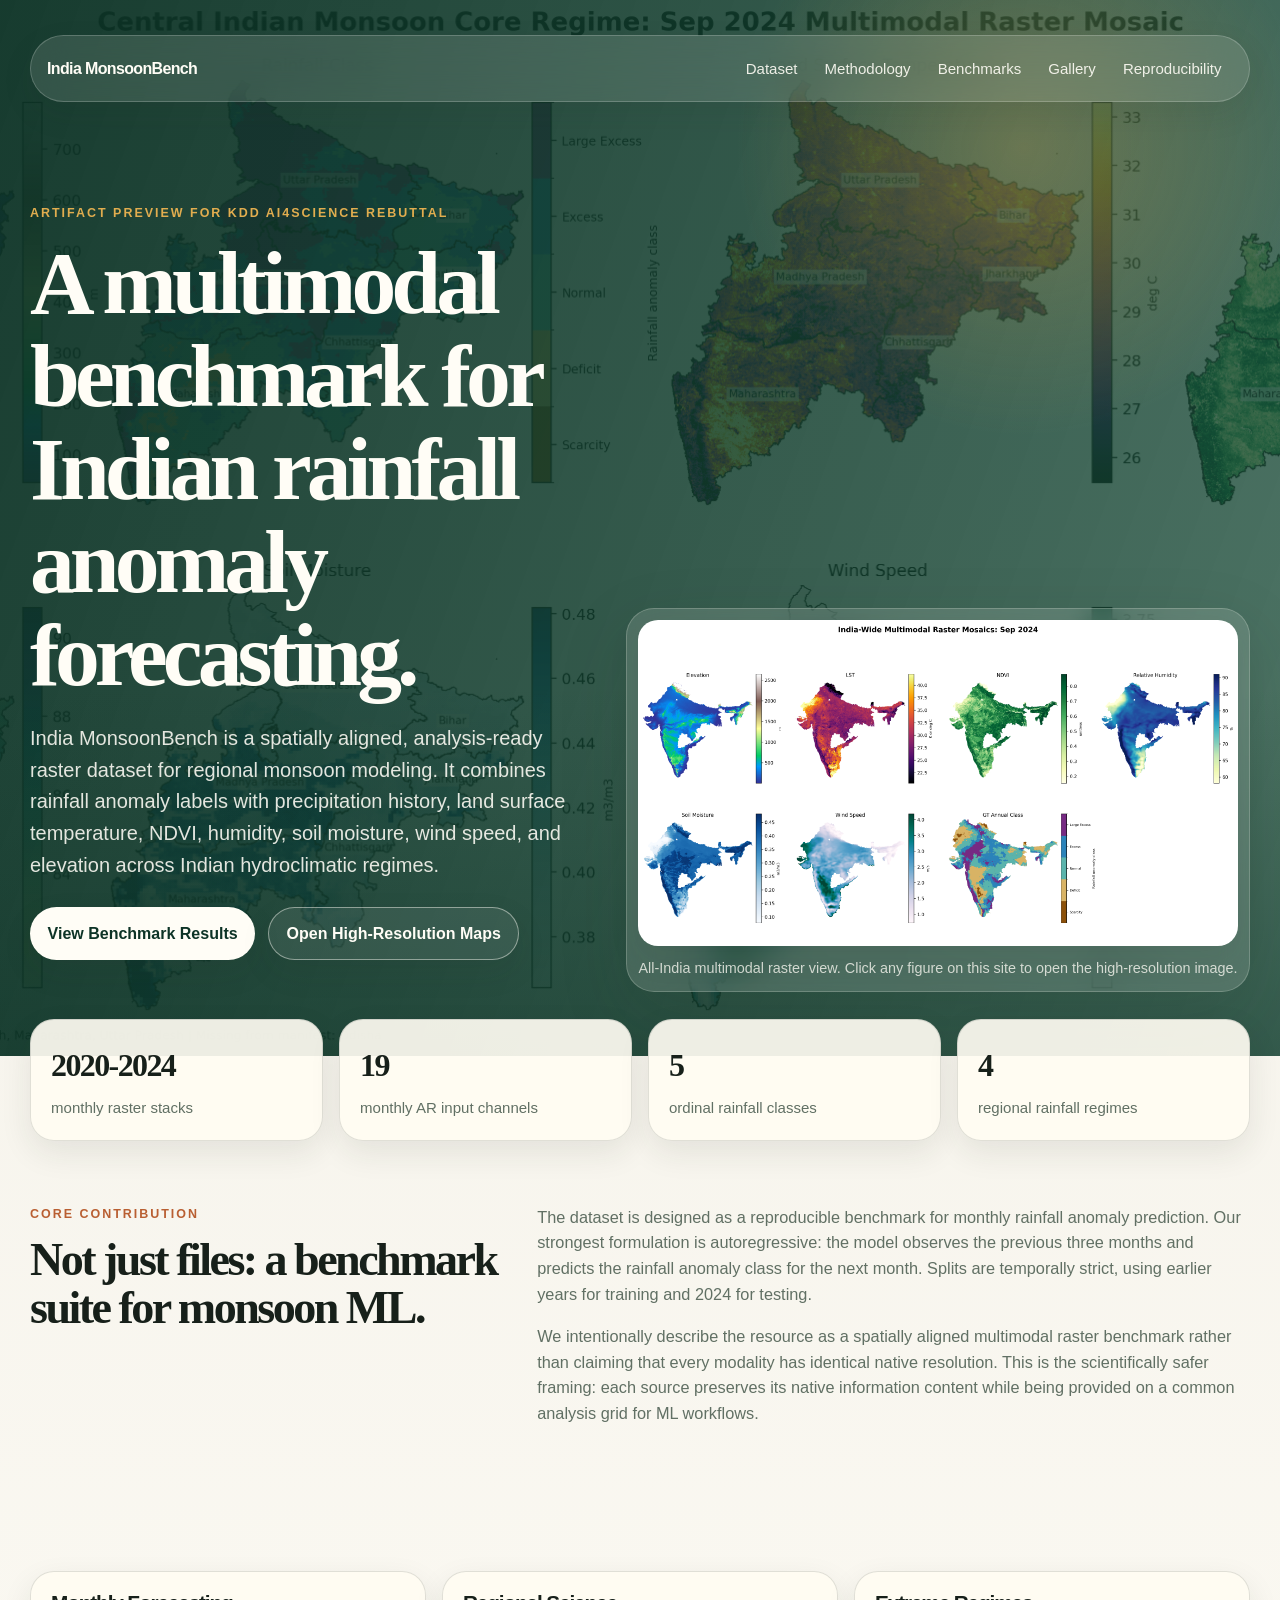
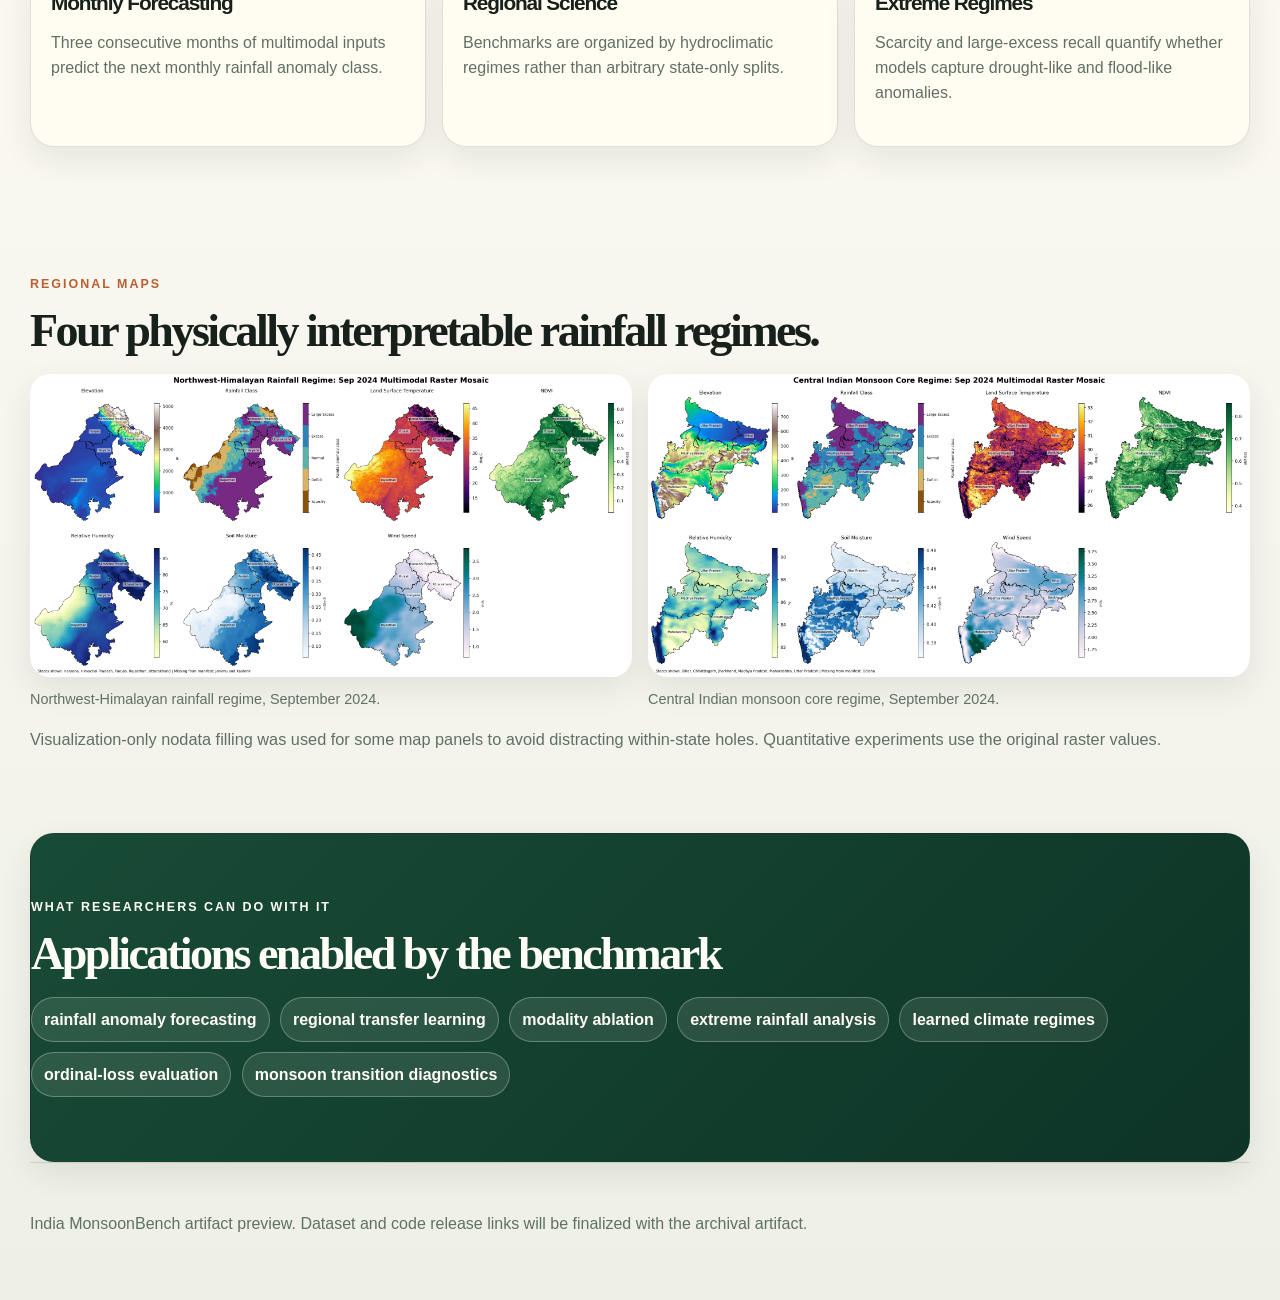
<file: website/index.html>
<!DOCTYPE html>
<html lang="en">
<head>
  <meta charset="UTF-8">
  <meta name="viewport" content="width=device-width, initial-scale=1.0">
  <title>India MonsoonBench | Multimodal Rainfall Anomaly Dataset</title>
  <meta name="description" content="A spatially aligned multimodal raster benchmark for Indian rainfall anomaly modeling, monthly autoregressive forecasting, and regional monsoon analysis.">
  <link rel="stylesheet" href="styles.css">
</head>
<body>
  <header class="site-hero">
    <nav class="nav">
      <a class="brand" href="index.html">India MonsoonBench</a>
      <div class="nav-links">
        <a href="dataset.html">Dataset</a>
        <a href="methodology.html">Methodology</a>
        <a href="benchmarks.html">Benchmarks</a>
        <a href="gallery.html">Gallery</a>
        <a href="reproducibility.html">Reproducibility</a>
      </div>
    </nav>

    <section class="hero-grid">
      <div class="hero-copy">
        <p class="eyebrow">Artifact preview for KDD AI4Science rebuttal</p>
        <h1>A multimodal benchmark for Indian rainfall anomaly forecasting.</h1>
        <p class="lede">
          India MonsoonBench is a spatially aligned, analysis-ready raster dataset
          for regional monsoon modeling. It combines rainfall anomaly labels with
          precipitation history, land surface temperature, NDVI, humidity, soil
          moisture, wind speed, and elevation across Indian hydroclimatic regimes.
        </p>
        <div class="hero-actions">
          <a class="button primary" href="benchmarks.html">View Benchmark Results</a>
          <a class="button secondary" href="gallery.html">Open High-Resolution Maps</a>
        </div>
      </div>
      <figure class="hero-figure">
        <a href="assets/images/regions/india_sep2024_annual_modalities.png">
          <img src="assets/images/regions/india_sep2024_annual_modalities.png" alt="All India multimodal raster mosaic for September 2024">
        </a>
        <figcaption>All-India multimodal raster view. Click any figure on this site to open the high-resolution image.</figcaption>
      </figure>
    </section>
  </header>

  <main>
    <section class="stats-band">
      <article>
        <span class="stat-number">2020-2024</span>
        <span class="stat-label">monthly raster stacks</span>
      </article>
      <article>
        <span class="stat-number">19</span>
        <span class="stat-label">monthly AR input channels</span>
      </article>
      <article>
        <span class="stat-number">5</span>
        <span class="stat-label">ordinal rainfall classes</span>
      </article>
      <article>
        <span class="stat-number">4</span>
        <span class="stat-label">regional rainfall regimes</span>
      </article>
    </section>

    <section class="section two-column">
      <div>
        <p class="section-kicker">Core Contribution</p>
        <h2>Not just files: a benchmark suite for monsoon ML.</h2>
      </div>
      <div class="prose">
        <p>
          The dataset is designed as a reproducible benchmark for monthly rainfall
          anomaly prediction. Our strongest formulation is autoregressive:
          the model observes the previous three months and predicts the rainfall
          anomaly class for the next month. Splits are temporally strict, using
          earlier years for training and 2024 for testing.
        </p>
        <p>
          We intentionally describe the resource as a spatially aligned multimodal
          raster benchmark rather than claiming that every modality has identical
          native resolution. This is the scientifically safer framing: each source
          preserves its native information content while being provided on a
          common analysis grid for ML workflows.
        </p>
      </div>
    </section>

    <section class="section card-grid three">
      <article class="feature-card">
        <h3>Monthly Forecasting</h3>
        <p>Three consecutive months of multimodal inputs predict the next monthly rainfall anomaly class.</p>
      </article>
      <article class="feature-card">
        <h3>Regional Science</h3>
        <p>Benchmarks are organized by hydroclimatic regimes rather than arbitrary state-only splits.</p>
      </article>
      <article class="feature-card">
        <h3>Extreme Regimes</h3>
        <p>Scarcity and large-excess recall quantify whether models capture drought-like and flood-like anomalies.</p>
      </article>
    </section>

    <section class="section">
      <div class="section-heading">
        <p class="section-kicker">Regional Maps</p>
        <h2>Four physically interpretable rainfall regimes.</h2>
      </div>
      <div class="image-grid two">
        <figure>
          <a href="assets/images/regions/northwest_himalayan_2024_sep_modalities.png">
            <img src="assets/images/regions/northwest_himalayan_2024_sep_modalities.png" alt="Northwest-Himalayan rainfall regime multimodal map">
          </a>
          <figcaption>Northwest-Himalayan rainfall regime, September 2024.</figcaption>
        </figure>
        <figure>
          <a href="assets/images/regions/central_monsoon_core_2024_sep_modalities.png">
            <img src="assets/images/regions/central_monsoon_core_2024_sep_modalities.png" alt="Central Indian monsoon core multimodal map">
          </a>
          <figcaption>Central Indian monsoon core regime, September 2024.</figcaption>
        </figure>
      </div>
      <p class="note">
        Visualization-only nodata filling was used for some map panels to avoid distracting
        within-state holes. Quantitative experiments use the original raster values.
      </p>
    </section>

    <section class="section callout">
      <p class="section-kicker">What researchers can do with it</p>
      <h2>Applications enabled by the benchmark</h2>
      <div class="tag-list">
        <span>rainfall anomaly forecasting</span>
        <span>regional transfer learning</span>
        <span>modality ablation</span>
        <span>extreme rainfall analysis</span>
        <span>learned climate regimes</span>
        <span>ordinal-loss evaluation</span>
        <span>monsoon transition diagnostics</span>
      </div>
    </section>
  </main>

  <footer class="footer">
    <p>
      India MonsoonBench artifact preview. Dataset and code release links will be
      finalized with the archival artifact.
    </p>
  </footer>
</body>
</html>
</file>
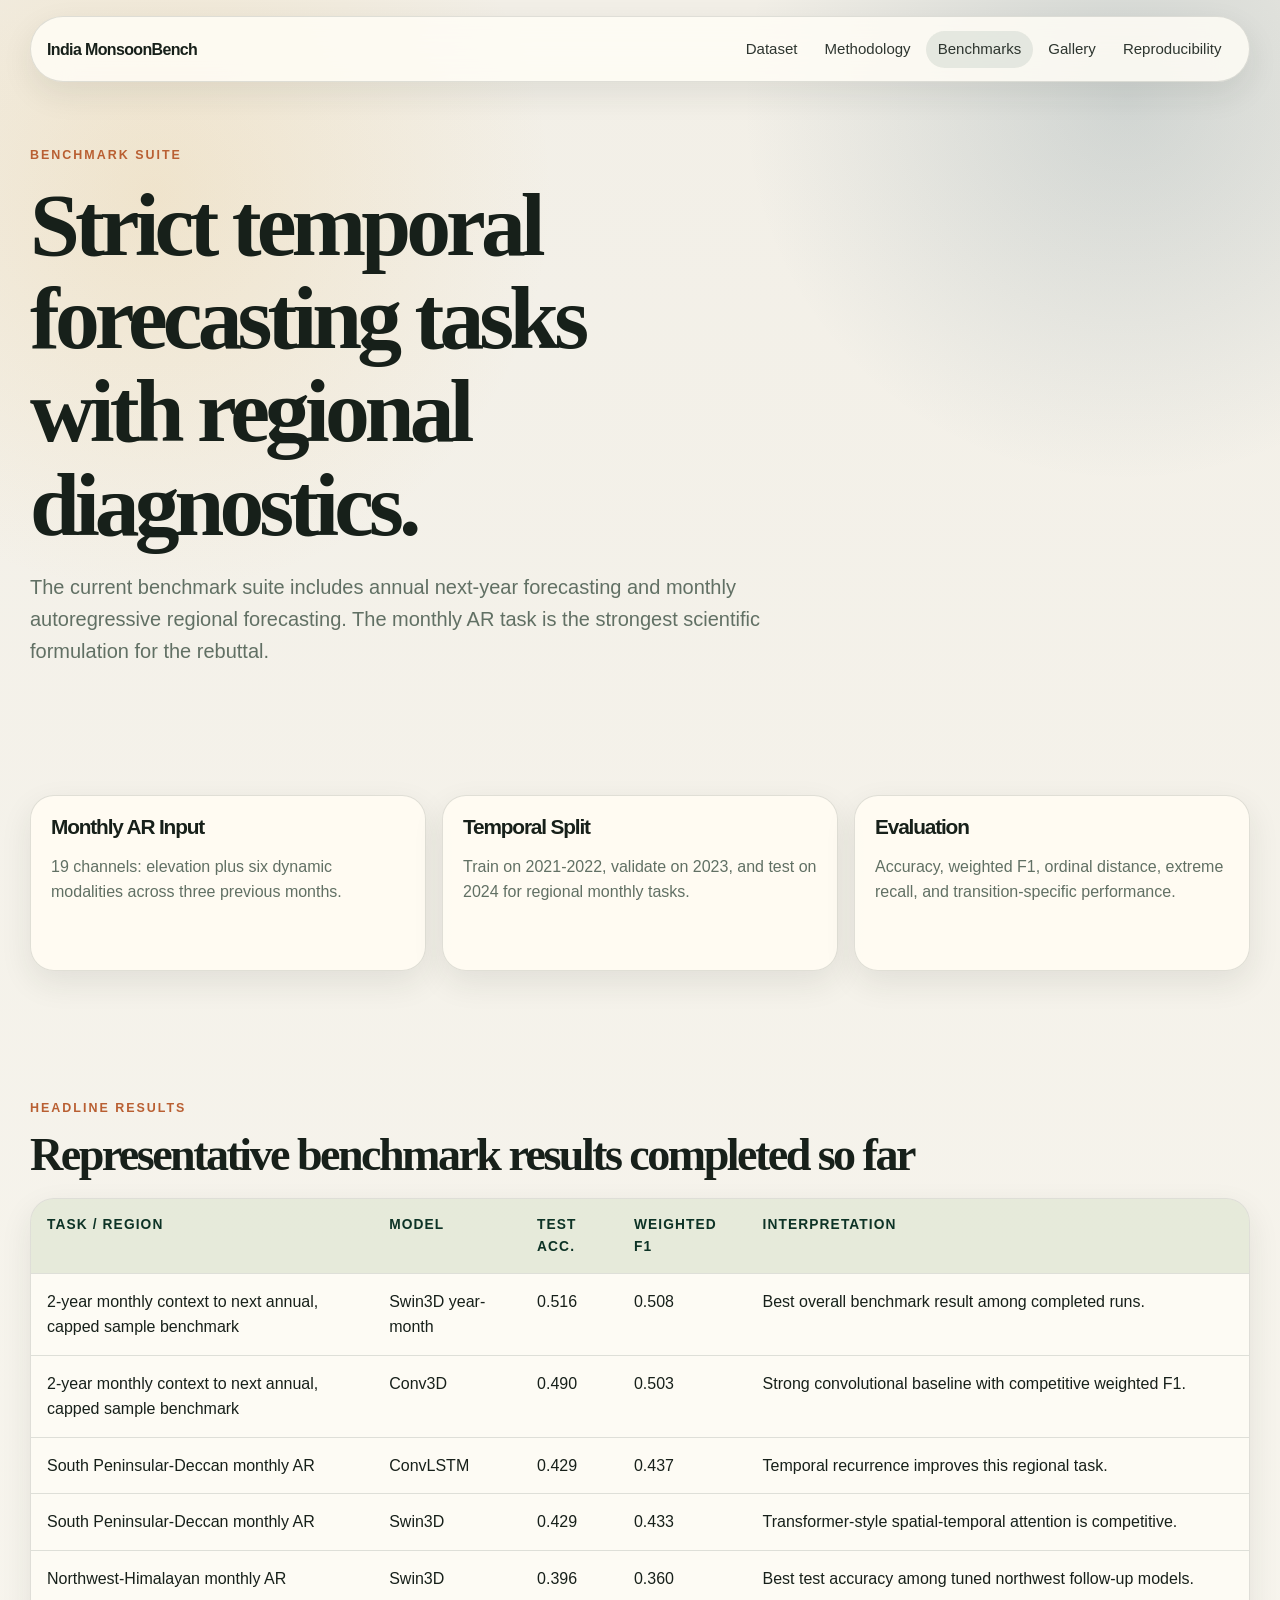
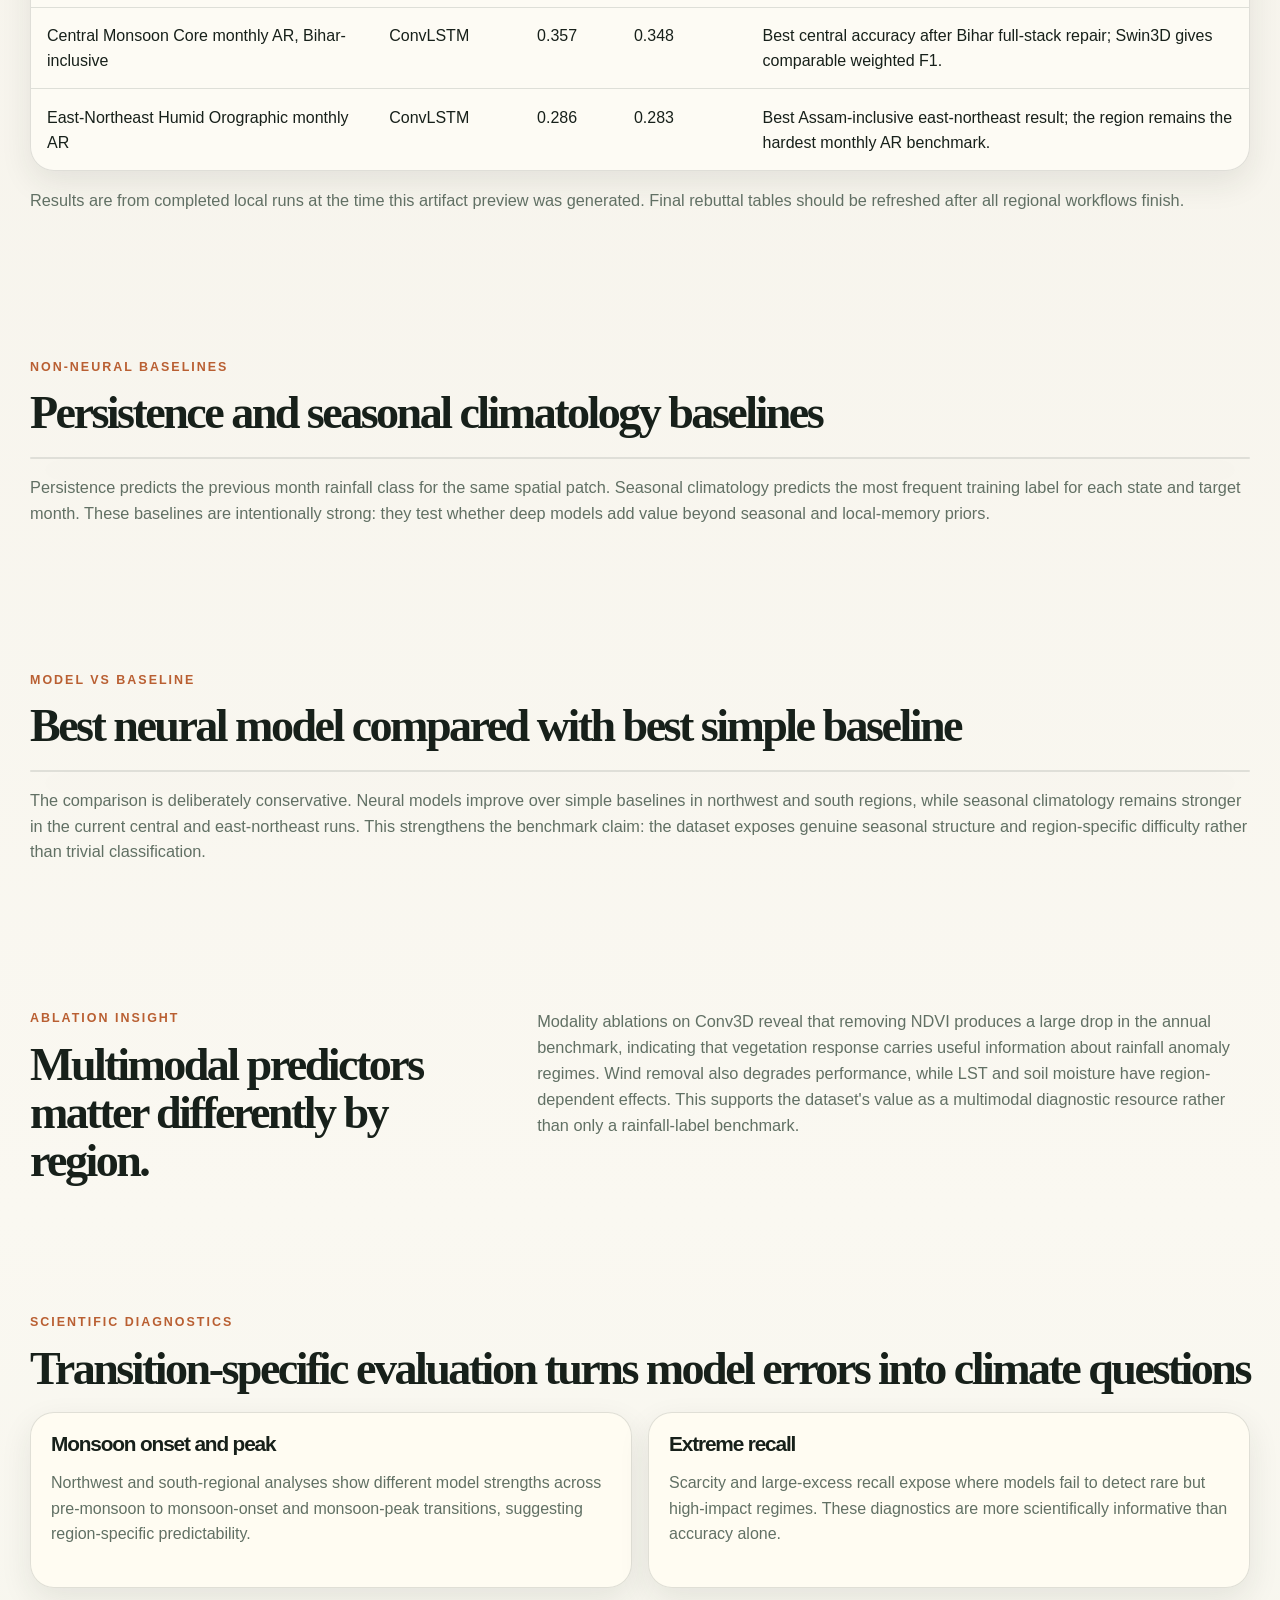
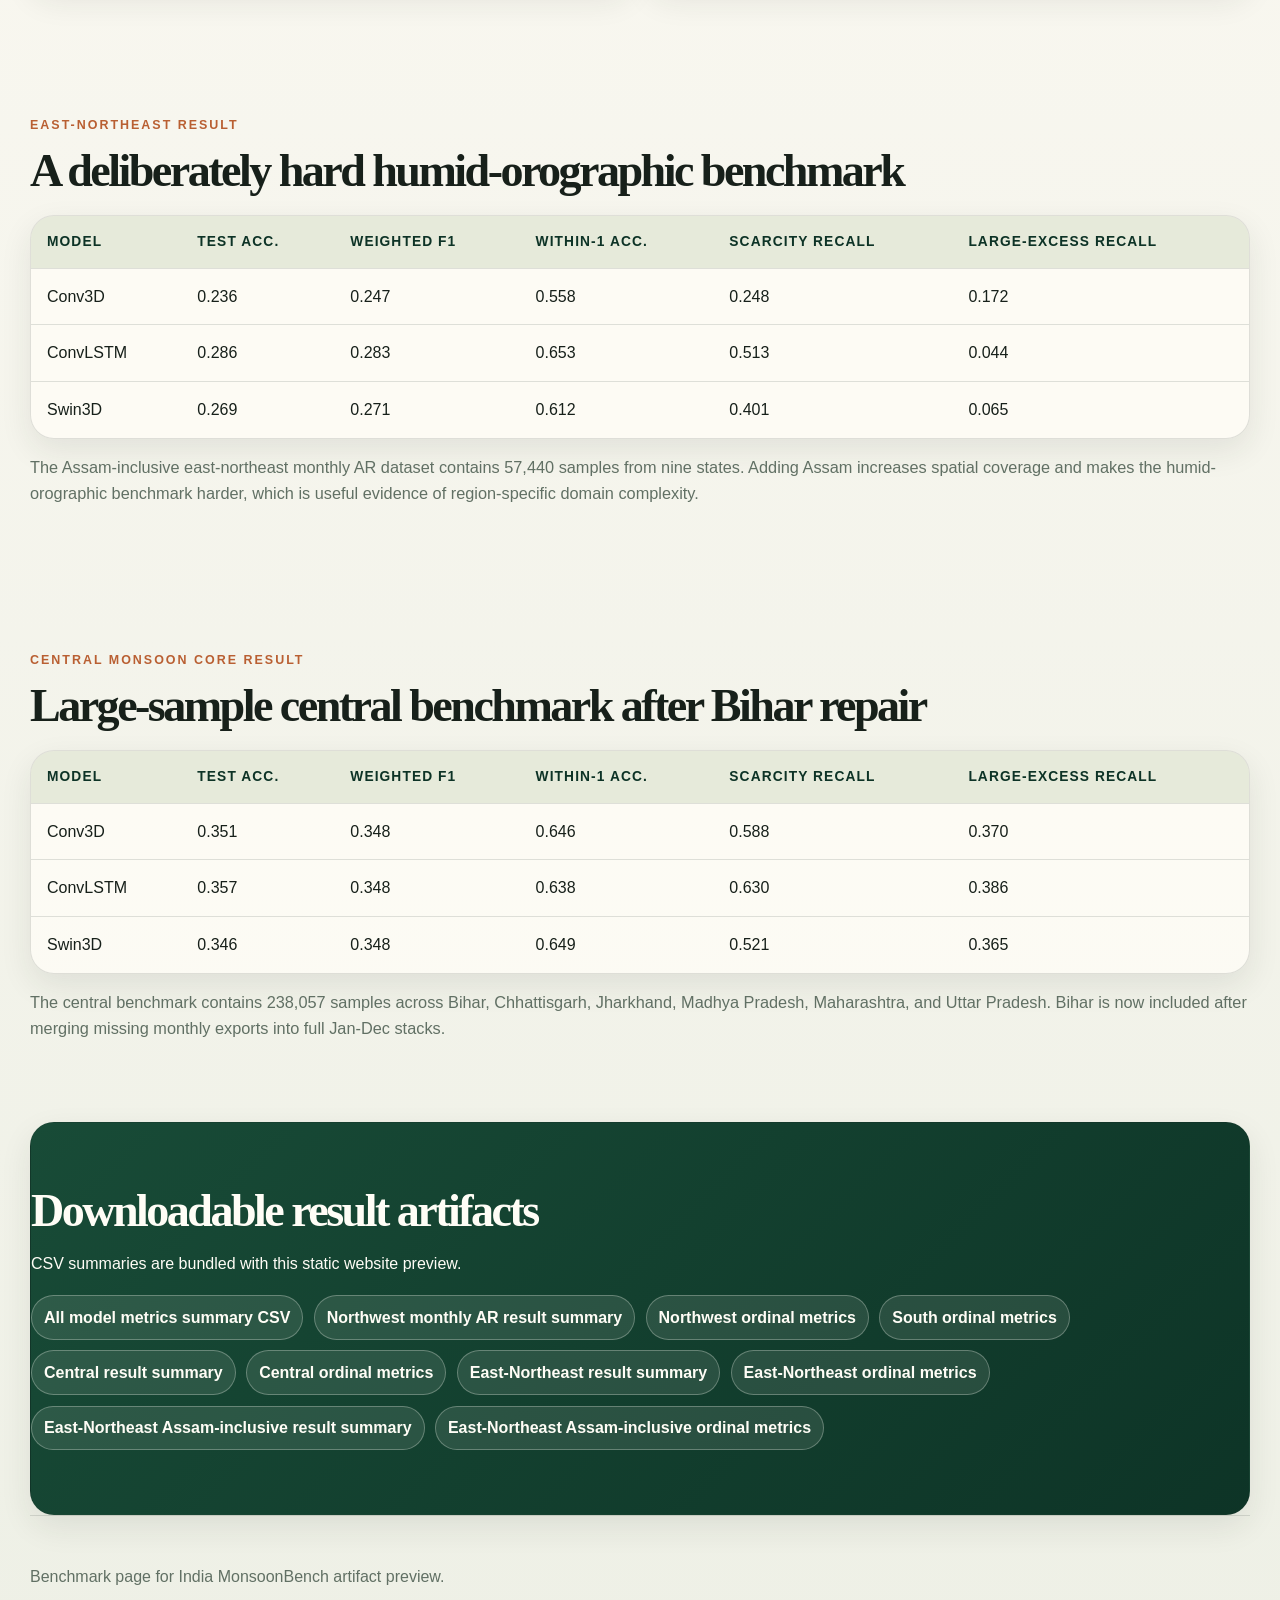
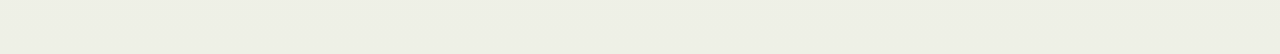
<file: website/benchmarks.html>
<!DOCTYPE html>
<html lang="en">
<head>
  <meta charset="UTF-8">
  <meta name="viewport" content="width=device-width, initial-scale=1.0">
  <title>Benchmarks | India MonsoonBench</title>
  <link rel="stylesheet" href="styles.css">
</head>
<body>
  <nav class="nav nav-light">
    <a class="brand" href="index.html">India MonsoonBench</a>
    <div class="nav-links">
      <a href="dataset.html">Dataset</a>
      <a href="methodology.html">Methodology</a>
      <a class="active" href="benchmarks.html">Benchmarks</a>
      <a href="gallery.html">Gallery</a>
      <a href="reproducibility.html">Reproducibility</a>
    </div>
  </nav>

  <main>
    <section class="page-title">
      <p class="eyebrow">Benchmark Suite</p>
      <h1>Strict temporal forecasting tasks with regional diagnostics.</h1>
      <p class="lede dark">
        The current benchmark suite includes annual next-year forecasting and
        monthly autoregressive regional forecasting. The monthly AR task is the
        strongest scientific formulation for the rebuttal.
      </p>
    </section>

    <section class="section card-grid three">
      <article class="feature-card">
        <h3>Monthly AR Input</h3>
        <p>19 channels: elevation plus six dynamic modalities across three previous months.</p>
      </article>
      <article class="feature-card">
        <h3>Temporal Split</h3>
        <p>Train on 2021-2022, validate on 2023, and test on 2024 for regional monthly tasks.</p>
      </article>
      <article class="feature-card">
        <h3>Evaluation</h3>
        <p>Accuracy, weighted F1, ordinal distance, extreme recall, and transition-specific performance.</p>
      </article>
    </section>

    <section class="section">
      <div class="section-heading">
        <p class="section-kicker">Headline Results</p>
        <h2>Representative benchmark results completed so far</h2>
      </div>
      <div class="table-wrap">
        <table>
          <thead>
            <tr>
              <th>Task / Region</th>
              <th>Model</th>
              <th>Test Acc.</th>
              <th>Weighted F1</th>
              <th>Interpretation</th>
            </tr>
          </thead>
          <tbody>
            <tr>
              <td>2-year monthly context to next annual, capped sample benchmark</td>
              <td>Swin3D year-month</td>
              <td>0.516</td>
              <td>0.508</td>
              <td>Best overall benchmark result among completed runs.</td>
            </tr>
            <tr>
              <td>2-year monthly context to next annual, capped sample benchmark</td>
              <td>Conv3D</td>
              <td>0.490</td>
              <td>0.503</td>
              <td>Strong convolutional baseline with competitive weighted F1.</td>
            </tr>
            <tr>
              <td>South Peninsular-Deccan monthly AR</td>
              <td>ConvLSTM</td>
              <td>0.429</td>
              <td>0.437</td>
              <td>Temporal recurrence improves this regional task.</td>
            </tr>
            <tr>
              <td>South Peninsular-Deccan monthly AR</td>
              <td>Swin3D</td>
              <td>0.429</td>
              <td>0.433</td>
              <td>Transformer-style spatial-temporal attention is competitive.</td>
            </tr>
            <tr>
              <td>Northwest-Himalayan monthly AR</td>
              <td>Swin3D</td>
              <td>0.396</td>
              <td>0.360</td>
              <td>Best test accuracy among tuned northwest follow-up models.</td>
            </tr>
            <tr>
              <td>Central Monsoon Core monthly AR, Bihar-inclusive</td>
              <td>ConvLSTM</td>
              <td>0.357</td>
              <td>0.348</td>
              <td>Best central accuracy after Bihar full-stack repair; Swin3D gives comparable weighted F1.</td>
            </tr>
            <tr>
              <td>East-Northeast Humid Orographic monthly AR</td>
              <td>ConvLSTM</td>
              <td>0.286</td>
              <td>0.283</td>
              <td>Best Assam-inclusive east-northeast result; the region remains the hardest monthly AR benchmark.</td>
            </tr>
          </tbody>
        </table>
      </div>
      <p class="note">
        Results are from completed local runs at the time this artifact preview was generated.
        Final rebuttal tables should be refreshed after all regional workflows finish.
      </p>
    </section>

    <section class="section">
      <div class="section-heading">
        <p class="section-kicker">Non-Neural Baselines</p>
        <h2>Persistence and seasonal climatology baselines</h2>
      </div>
      <div class="table-wrap" data-csv="assets/tables/simple_baseline_summary.csv"></div>
      <p class="note">
        Persistence predicts the previous month rainfall class for the same spatial
        patch. Seasonal climatology predicts the most frequent training label for
        each state and target month. These baselines are intentionally strong:
        they test whether deep models add value beyond seasonal and local-memory
        priors.
      </p>
    </section>

    <section class="section">
      <div class="section-heading">
        <p class="section-kicker">Model vs Baseline</p>
        <h2>Best neural model compared with best simple baseline</h2>
      </div>
      <div class="table-wrap" data-csv="assets/tables/neural_vs_simple_baselines.csv"></div>
      <p class="note">
        The comparison is deliberately conservative. Neural models improve over
        simple baselines in northwest and south regions, while seasonal climatology
        remains stronger in the current central and east-northeast runs. This
        strengthens the benchmark claim: the dataset exposes genuine seasonal
        structure and region-specific difficulty rather than trivial classification.
      </p>
    </section>

    <section class="section two-column">
      <div>
        <p class="section-kicker">Ablation Insight</p>
        <h2>Multimodal predictors matter differently by region.</h2>
      </div>
      <div class="prose">
        <p>
          Modality ablations on Conv3D reveal that removing NDVI produces a large
          drop in the annual benchmark, indicating that vegetation response carries
          useful information about rainfall anomaly regimes. Wind removal also
          degrades performance, while LST and soil moisture have region-dependent
          effects. This supports the dataset's value as a multimodal diagnostic
          resource rather than only a rainfall-label benchmark.
        </p>
      </div>
    </section>

    <section class="section">
      <div class="section-heading">
        <p class="section-kicker">Scientific Diagnostics</p>
        <h2>Transition-specific evaluation turns model errors into climate questions</h2>
      </div>
      <div class="card-grid two">
        <article class="feature-card">
          <h3>Monsoon onset and peak</h3>
          <p>
            Northwest and south-regional analyses show different model strengths
            across pre-monsoon to monsoon-onset and monsoon-peak transitions,
            suggesting region-specific predictability.
          </p>
        </article>
        <article class="feature-card">
          <h3>Extreme recall</h3>
          <p>
            Scarcity and large-excess recall expose where models fail to detect
            rare but high-impact regimes. These diagnostics are more scientifically
            informative than accuracy alone.
          </p>
        </article>
      </div>
    </section>

    <section class="section">
      <div class="section-heading">
        <p class="section-kicker">East-Northeast Result</p>
        <h2>A deliberately hard humid-orographic benchmark</h2>
      </div>
      <div class="table-wrap">
        <table>
          <thead>
            <tr>
              <th>Model</th>
              <th>Test Acc.</th>
              <th>Weighted F1</th>
              <th>Within-1 Acc.</th>
              <th>Scarcity Recall</th>
              <th>Large-Excess Recall</th>
            </tr>
          </thead>
          <tbody>
            <tr>
              <td>Conv3D</td>
              <td>0.236</td>
              <td>0.247</td>
              <td>0.558</td>
              <td>0.248</td>
              <td>0.172</td>
            </tr>
            <tr>
              <td>ConvLSTM</td>
              <td>0.286</td>
              <td>0.283</td>
              <td>0.653</td>
              <td>0.513</td>
              <td>0.044</td>
            </tr>
            <tr>
              <td>Swin3D</td>
              <td>0.269</td>
              <td>0.271</td>
              <td>0.612</td>
              <td>0.401</td>
              <td>0.065</td>
            </tr>
          </tbody>
        </table>
      </div>
      <p class="note">
        The Assam-inclusive east-northeast monthly AR dataset contains 57,440
        samples from nine states. Adding Assam increases spatial coverage and
        makes the humid-orographic benchmark harder, which is useful evidence of
        region-specific domain complexity.
      </p>
    </section>

    <section class="section">
      <div class="section-heading">
        <p class="section-kicker">Central Monsoon Core Result</p>
        <h2>Large-sample central benchmark after Bihar repair</h2>
      </div>
      <div class="table-wrap">
        <table>
          <thead>
            <tr>
              <th>Model</th>
              <th>Test Acc.</th>
              <th>Weighted F1</th>
              <th>Within-1 Acc.</th>
              <th>Scarcity Recall</th>
              <th>Large-Excess Recall</th>
            </tr>
          </thead>
          <tbody>
            <tr>
              <td>Conv3D</td>
              <td>0.351</td>
              <td>0.348</td>
              <td>0.646</td>
              <td>0.588</td>
              <td>0.370</td>
            </tr>
            <tr>
              <td>ConvLSTM</td>
              <td>0.357</td>
              <td>0.348</td>
              <td>0.638</td>
              <td>0.630</td>
              <td>0.386</td>
            </tr>
            <tr>
              <td>Swin3D</td>
              <td>0.346</td>
              <td>0.348</td>
              <td>0.649</td>
              <td>0.521</td>
              <td>0.365</td>
            </tr>
          </tbody>
        </table>
      </div>
      <p class="note">
        The central benchmark contains 238,057 samples across Bihar, Chhattisgarh,
        Jharkhand, Madhya Pradesh, Maharashtra, and Uttar Pradesh. Bihar is now
        included after merging missing monthly exports into full Jan-Dec stacks.
      </p>
    </section>

    <section class="section callout">
      <h2>Downloadable result artifacts</h2>
      <p>CSV summaries are bundled with this static website preview.</p>
      <div class="link-list">
        <a href="assets/tables/model_metrics_summary.csv">All model metrics summary CSV</a>
        <a href="assets/tables/northwest_monthly_ar_results_summary.csv">Northwest monthly AR result summary</a>
        <a href="assets/tables/northwest_monthly_ar_ordinal_metrics.csv">Northwest ordinal metrics</a>
        <a href="assets/tables/south_peninsular_deccan_monthly_ar_transfer_ordinal_metrics.csv">South ordinal metrics</a>
        <a href="assets/tables/central_monsoon_core_full_bihar_monthly_ar_results_summary.csv">Central result summary</a>
        <a href="assets/tables/central_monsoon_core_full_bihar_monthly_ar_transfer_ordinal_metrics.csv">Central ordinal metrics</a>
        <a href="assets/tables/east_northeast_humid_orographic_monthly_ar_results_summary.csv">East-Northeast result summary</a>
        <a href="assets/tables/east_northeast_humid_orographic_monthly_ar_transfer_ordinal_metrics.csv">East-Northeast ordinal metrics</a>
        <a href="assets/tables/east_northeast_humid_orographic_full_assam_monthly_ar_results_summary.csv">East-Northeast Assam-inclusive result summary</a>
        <a href="assets/tables/east_northeast_humid_orographic_full_assam_monthly_ar_transfer_ordinal_metrics.csv">East-Northeast Assam-inclusive ordinal metrics</a>
      </div>
    </section>
  </main>

  <footer class="footer">
    <p>Benchmark page for India MonsoonBench artifact preview.</p>
  </footer>
</body>
</html>
</file>
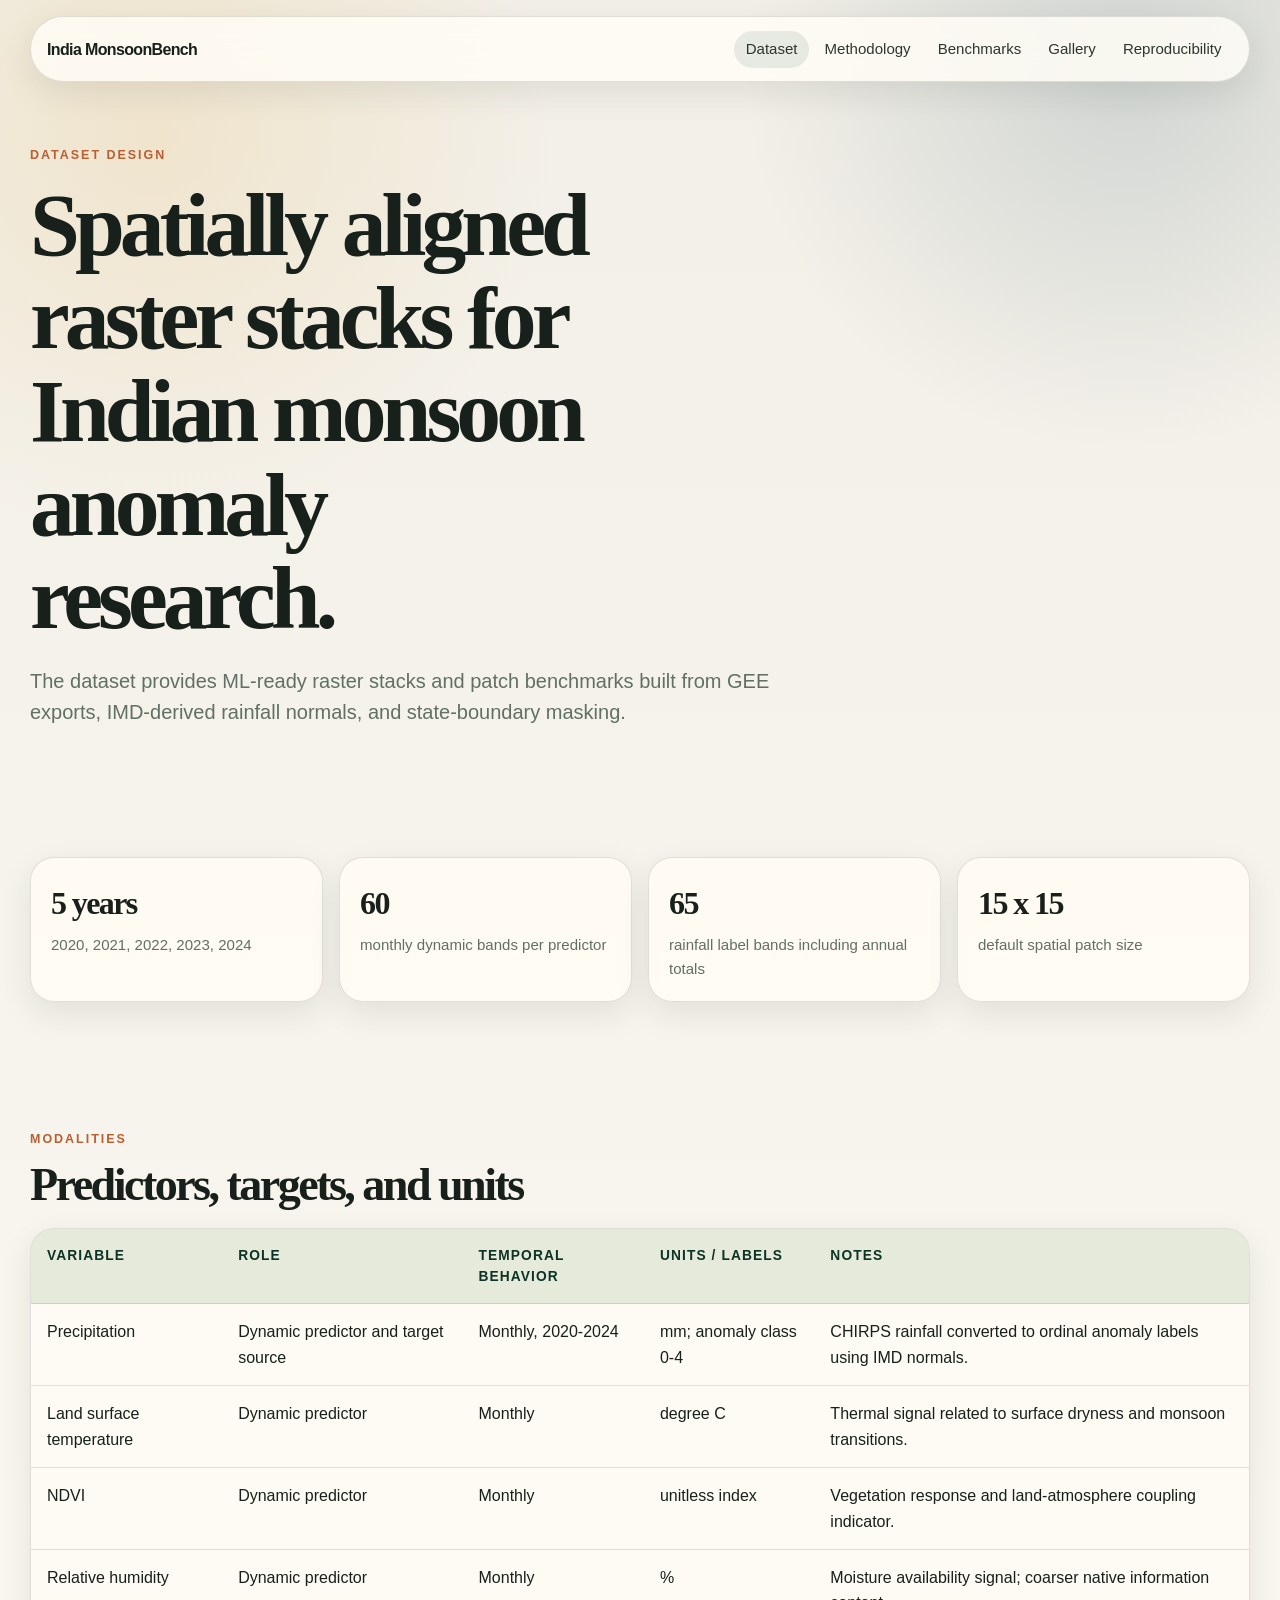
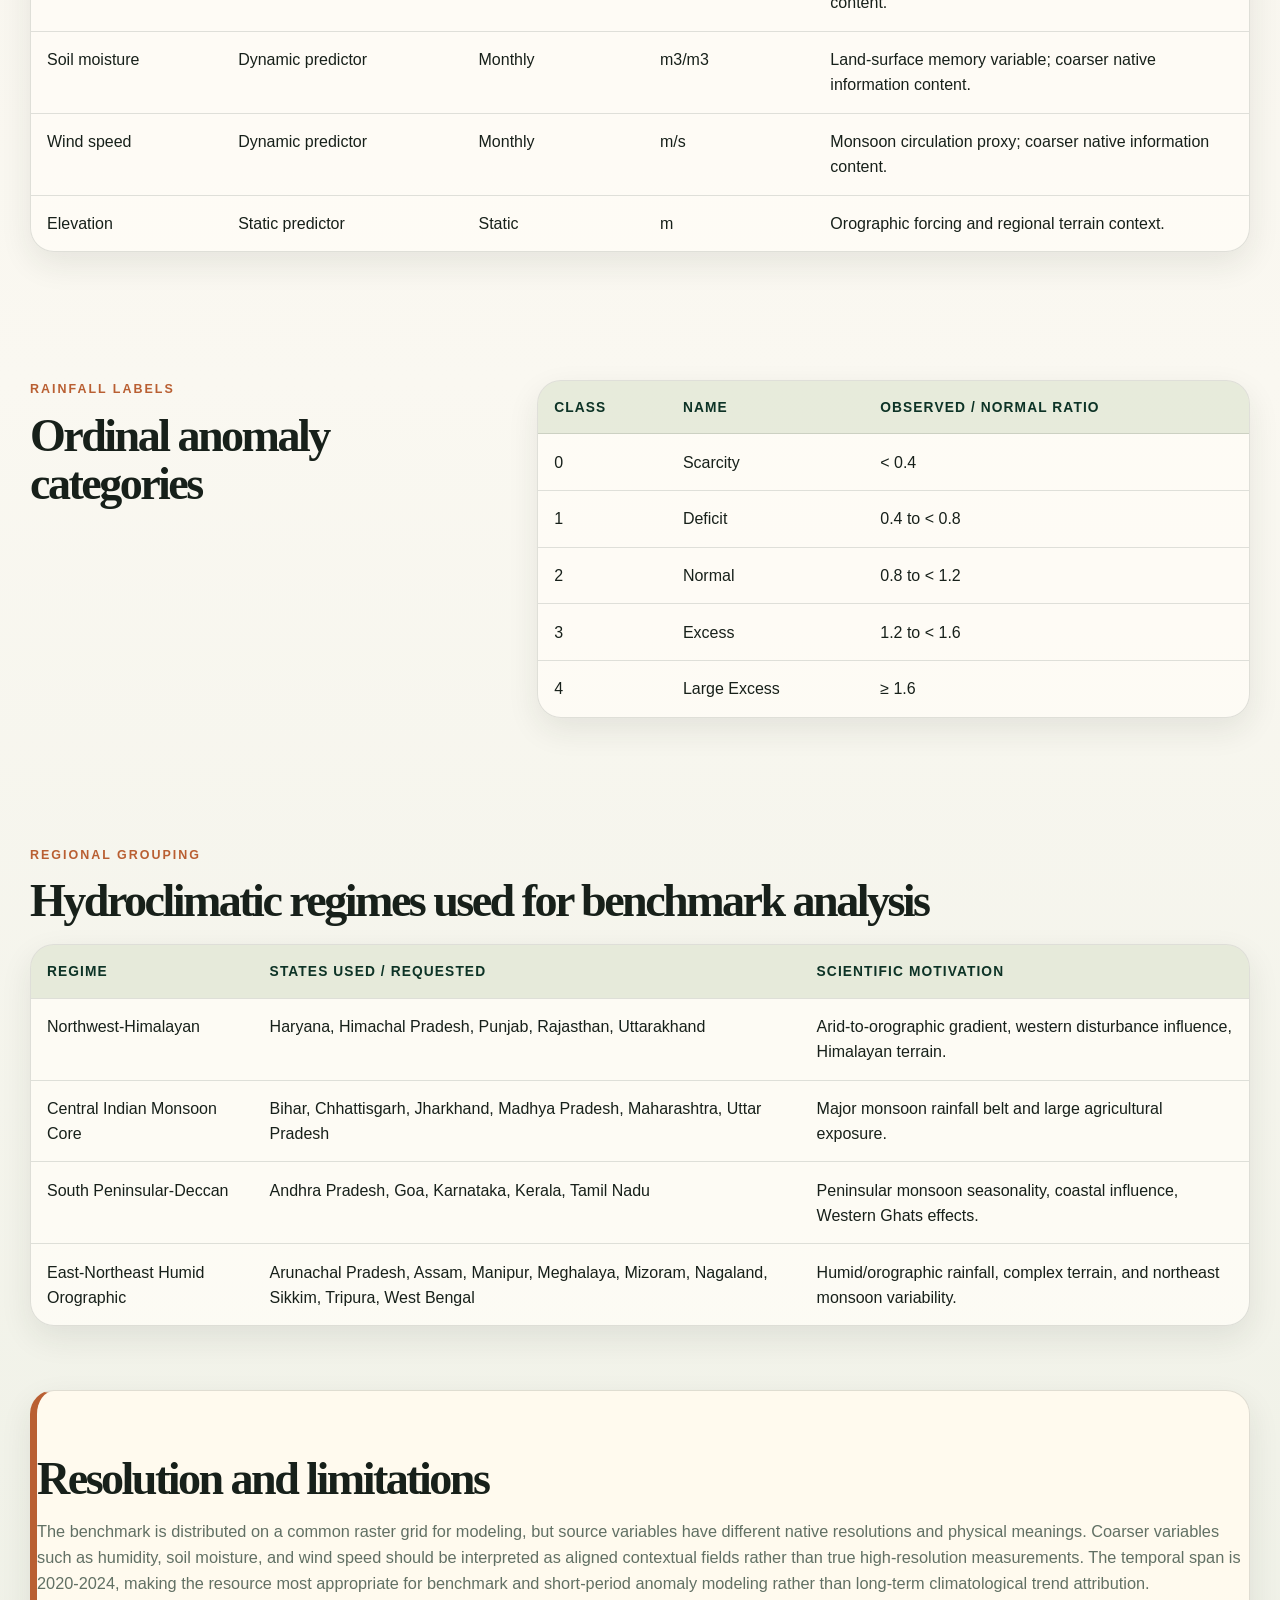
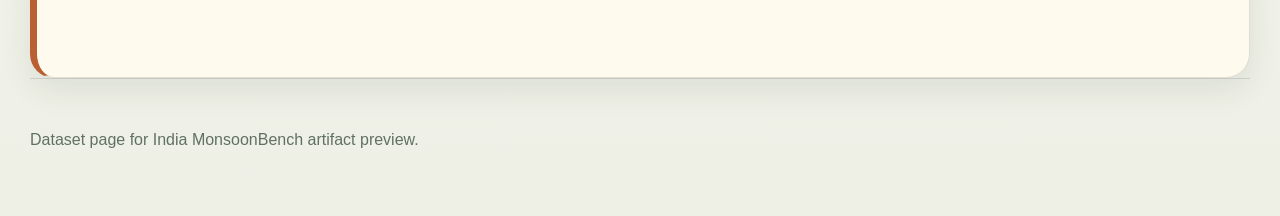
<file: website/dataset.html>
<!DOCTYPE html>
<html lang="en">
<head>
  <meta charset="UTF-8">
  <meta name="viewport" content="width=device-width, initial-scale=1.0">
  <title>Dataset | India MonsoonBench</title>
  <link rel="stylesheet" href="styles.css">
</head>
<body>
  <nav class="nav nav-light">
    <a class="brand" href="index.html">India MonsoonBench</a>
    <div class="nav-links">
      <a class="active" href="dataset.html">Dataset</a>
      <a href="methodology.html">Methodology</a>
      <a href="benchmarks.html">Benchmarks</a>
      <a href="gallery.html">Gallery</a>
      <a href="reproducibility.html">Reproducibility</a>
    </div>
  </nav>

  <main>
    <section class="page-title">
      <p class="eyebrow">Dataset Design</p>
      <h1>Spatially aligned raster stacks for Indian monsoon anomaly research.</h1>
      <p class="lede dark">
        The dataset provides ML-ready raster stacks and patch benchmarks built
        from GEE exports, IMD-derived rainfall normals, and state-boundary masking.
      </p>
    </section>

    <section class="section card-grid four">
      <article class="metric-card">
        <span class="stat-number">5 years</span>
        <span class="stat-label">2020, 2021, 2022, 2023, 2024</span>
      </article>
      <article class="metric-card">
        <span class="stat-number">60</span>
        <span class="stat-label">monthly dynamic bands per predictor</span>
      </article>
      <article class="metric-card">
        <span class="stat-number">65</span>
        <span class="stat-label">rainfall label bands including annual totals</span>
      </article>
      <article class="metric-card">
        <span class="stat-number">15 x 15</span>
        <span class="stat-label">default spatial patch size</span>
      </article>
    </section>

    <section class="section">
      <div class="section-heading">
        <p class="section-kicker">Modalities</p>
        <h2>Predictors, targets, and units</h2>
      </div>
      <div class="table-wrap">
        <table>
          <thead>
            <tr>
              <th>Variable</th>
              <th>Role</th>
              <th>Temporal behavior</th>
              <th>Units / labels</th>
              <th>Notes</th>
            </tr>
          </thead>
          <tbody>
            <tr>
              <td>Precipitation</td>
              <td>Dynamic predictor and target source</td>
              <td>Monthly, 2020-2024</td>
              <td>mm; anomaly class 0-4</td>
              <td>CHIRPS rainfall converted to ordinal anomaly labels using IMD normals.</td>
            </tr>
            <tr>
              <td>Land surface temperature</td>
              <td>Dynamic predictor</td>
              <td>Monthly</td>
              <td>degree C</td>
              <td>Thermal signal related to surface dryness and monsoon transitions.</td>
            </tr>
            <tr>
              <td>NDVI</td>
              <td>Dynamic predictor</td>
              <td>Monthly</td>
              <td>unitless index</td>
              <td>Vegetation response and land-atmosphere coupling indicator.</td>
            </tr>
            <tr>
              <td>Relative humidity</td>
              <td>Dynamic predictor</td>
              <td>Monthly</td>
              <td>%</td>
              <td>Moisture availability signal; coarser native information content.</td>
            </tr>
            <tr>
              <td>Soil moisture</td>
              <td>Dynamic predictor</td>
              <td>Monthly</td>
              <td>m3/m3</td>
              <td>Land-surface memory variable; coarser native information content.</td>
            </tr>
            <tr>
              <td>Wind speed</td>
              <td>Dynamic predictor</td>
              <td>Monthly</td>
              <td>m/s</td>
              <td>Monsoon circulation proxy; coarser native information content.</td>
            </tr>
            <tr>
              <td>Elevation</td>
              <td>Static predictor</td>
              <td>Static</td>
              <td>m</td>
              <td>Orographic forcing and regional terrain context.</td>
            </tr>
          </tbody>
        </table>
      </div>
    </section>

    <section class="section two-column">
      <div>
        <p class="section-kicker">Rainfall Labels</p>
        <h2>Ordinal anomaly categories</h2>
      </div>
      <div class="table-wrap compact">
        <table>
          <thead>
            <tr>
              <th>Class</th>
              <th>Name</th>
              <th>Observed / normal ratio</th>
            </tr>
          </thead>
          <tbody>
            <tr><td>0</td><td>Scarcity</td><td>&lt; 0.4</td></tr>
            <tr><td>1</td><td>Deficit</td><td>0.4 to &lt; 0.8</td></tr>
            <tr><td>2</td><td>Normal</td><td>0.8 to &lt; 1.2</td></tr>
            <tr><td>3</td><td>Excess</td><td>1.2 to &lt; 1.6</td></tr>
            <tr><td>4</td><td>Large Excess</td><td>&ge; 1.6</td></tr>
          </tbody>
        </table>
      </div>
    </section>

    <section class="section">
      <div class="section-heading">
        <p class="section-kicker">Regional Grouping</p>
        <h2>Hydroclimatic regimes used for benchmark analysis</h2>
      </div>
      <div class="table-wrap">
        <table>
          <thead>
            <tr>
              <th>Regime</th>
              <th>States used / requested</th>
              <th>Scientific motivation</th>
            </tr>
          </thead>
          <tbody>
            <tr>
              <td>Northwest-Himalayan</td>
              <td>Haryana, Himachal Pradesh, Punjab, Rajasthan, Uttarakhand</td>
              <td>Arid-to-orographic gradient, western disturbance influence, Himalayan terrain.</td>
            </tr>
            <tr>
              <td>Central Indian Monsoon Core</td>
              <td>Bihar, Chhattisgarh, Jharkhand, Madhya Pradesh, Maharashtra, Uttar Pradesh</td>
              <td>Major monsoon rainfall belt and large agricultural exposure.</td>
            </tr>
            <tr>
              <td>South Peninsular-Deccan</td>
              <td>Andhra Pradesh, Goa, Karnataka, Kerala, Tamil Nadu</td>
              <td>Peninsular monsoon seasonality, coastal influence, Western Ghats effects.</td>
            </tr>
            <tr>
              <td>East-Northeast Humid Orographic</td>
              <td>Arunachal Pradesh, Assam, Manipur, Meghalaya, Mizoram, Nagaland, Sikkim, Tripura, West Bengal</td>
              <td>Humid/orographic rainfall, complex terrain, and northeast monsoon variability.</td>
            </tr>
          </tbody>
        </table>
      </div>
    </section>

    <section class="section caution">
      <h2>Resolution and limitations</h2>
      <p>
        The benchmark is distributed on a common raster grid for modeling, but
        source variables have different native resolutions and physical meanings.
        Coarser variables such as humidity, soil moisture, and wind speed should
        be interpreted as aligned contextual fields rather than true high-resolution
        measurements. The temporal span is 2020-2024, making the resource most
        appropriate for benchmark and short-period anomaly modeling rather than
        long-term climatological trend attribution.
      </p>
    </section>
  </main>

  <footer class="footer">
    <p>Dataset page for India MonsoonBench artifact preview.</p>
  </footer>
</body>
</html>
</file>
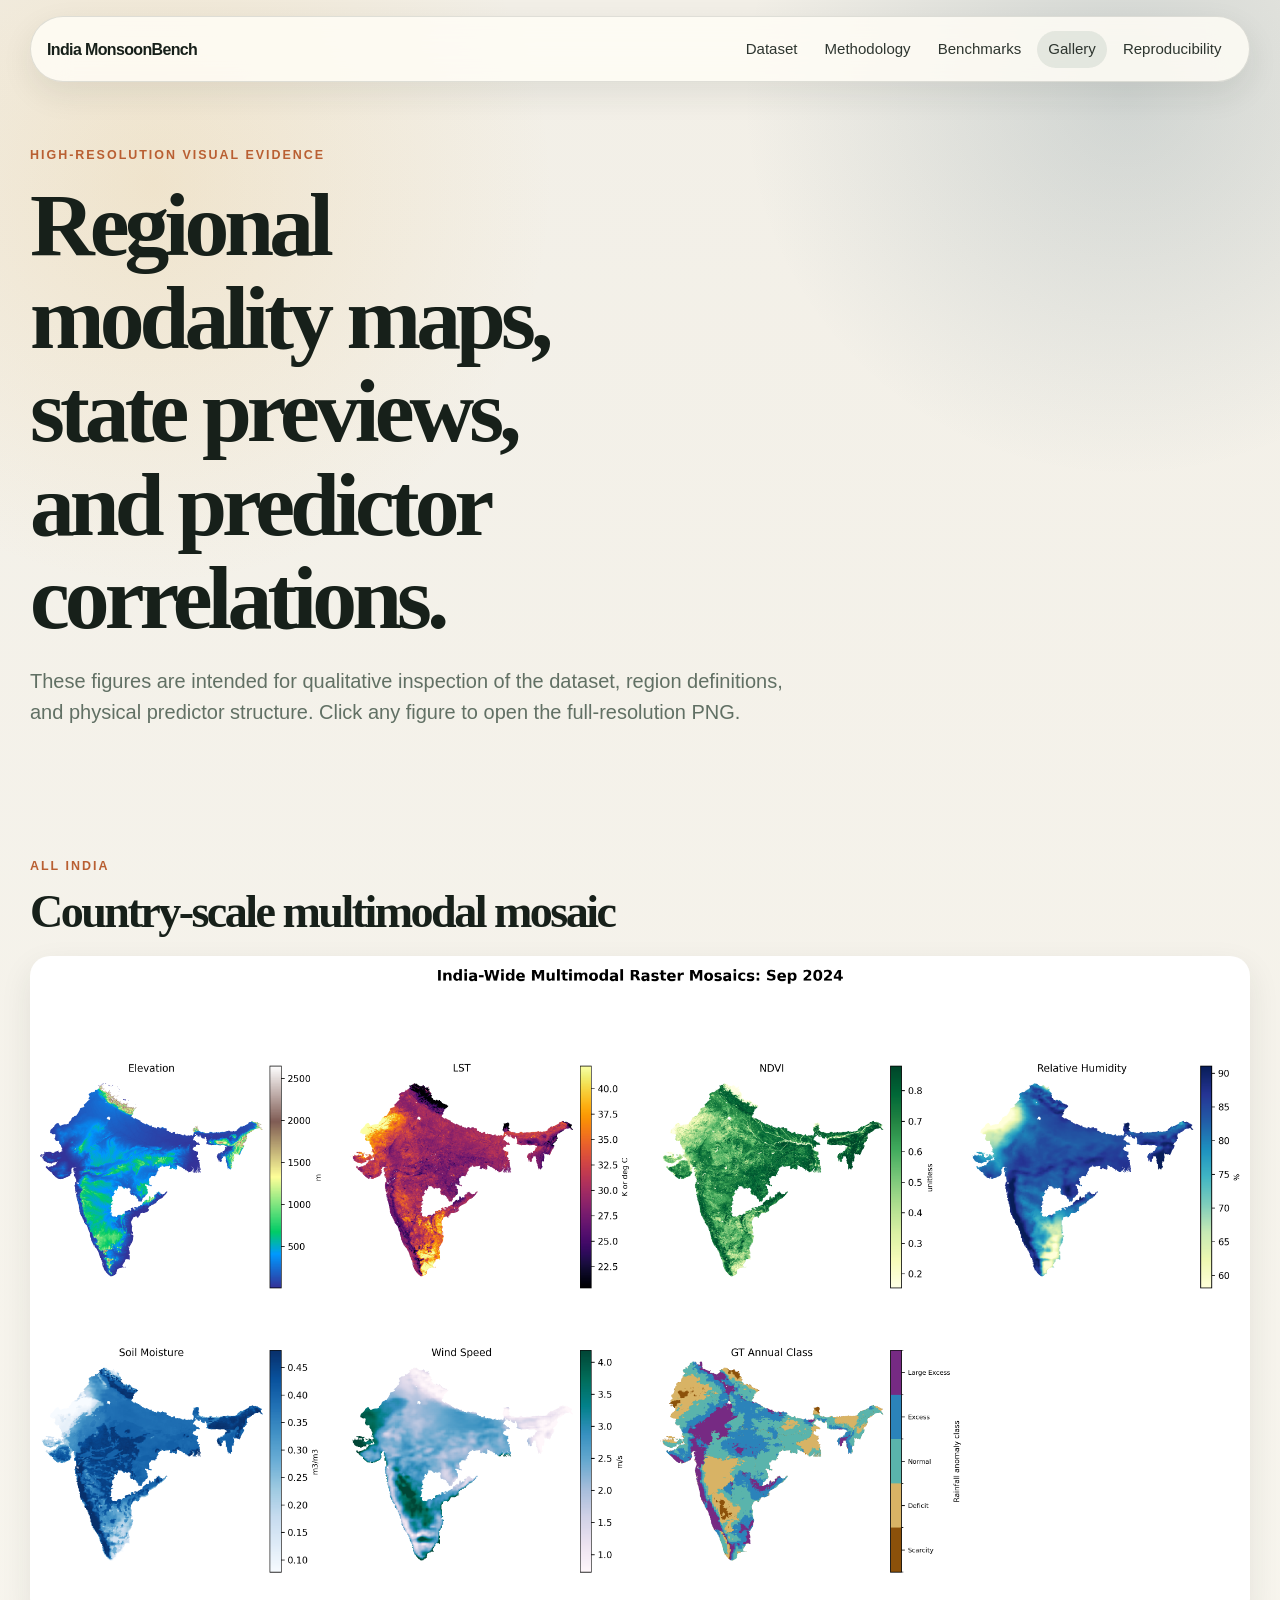
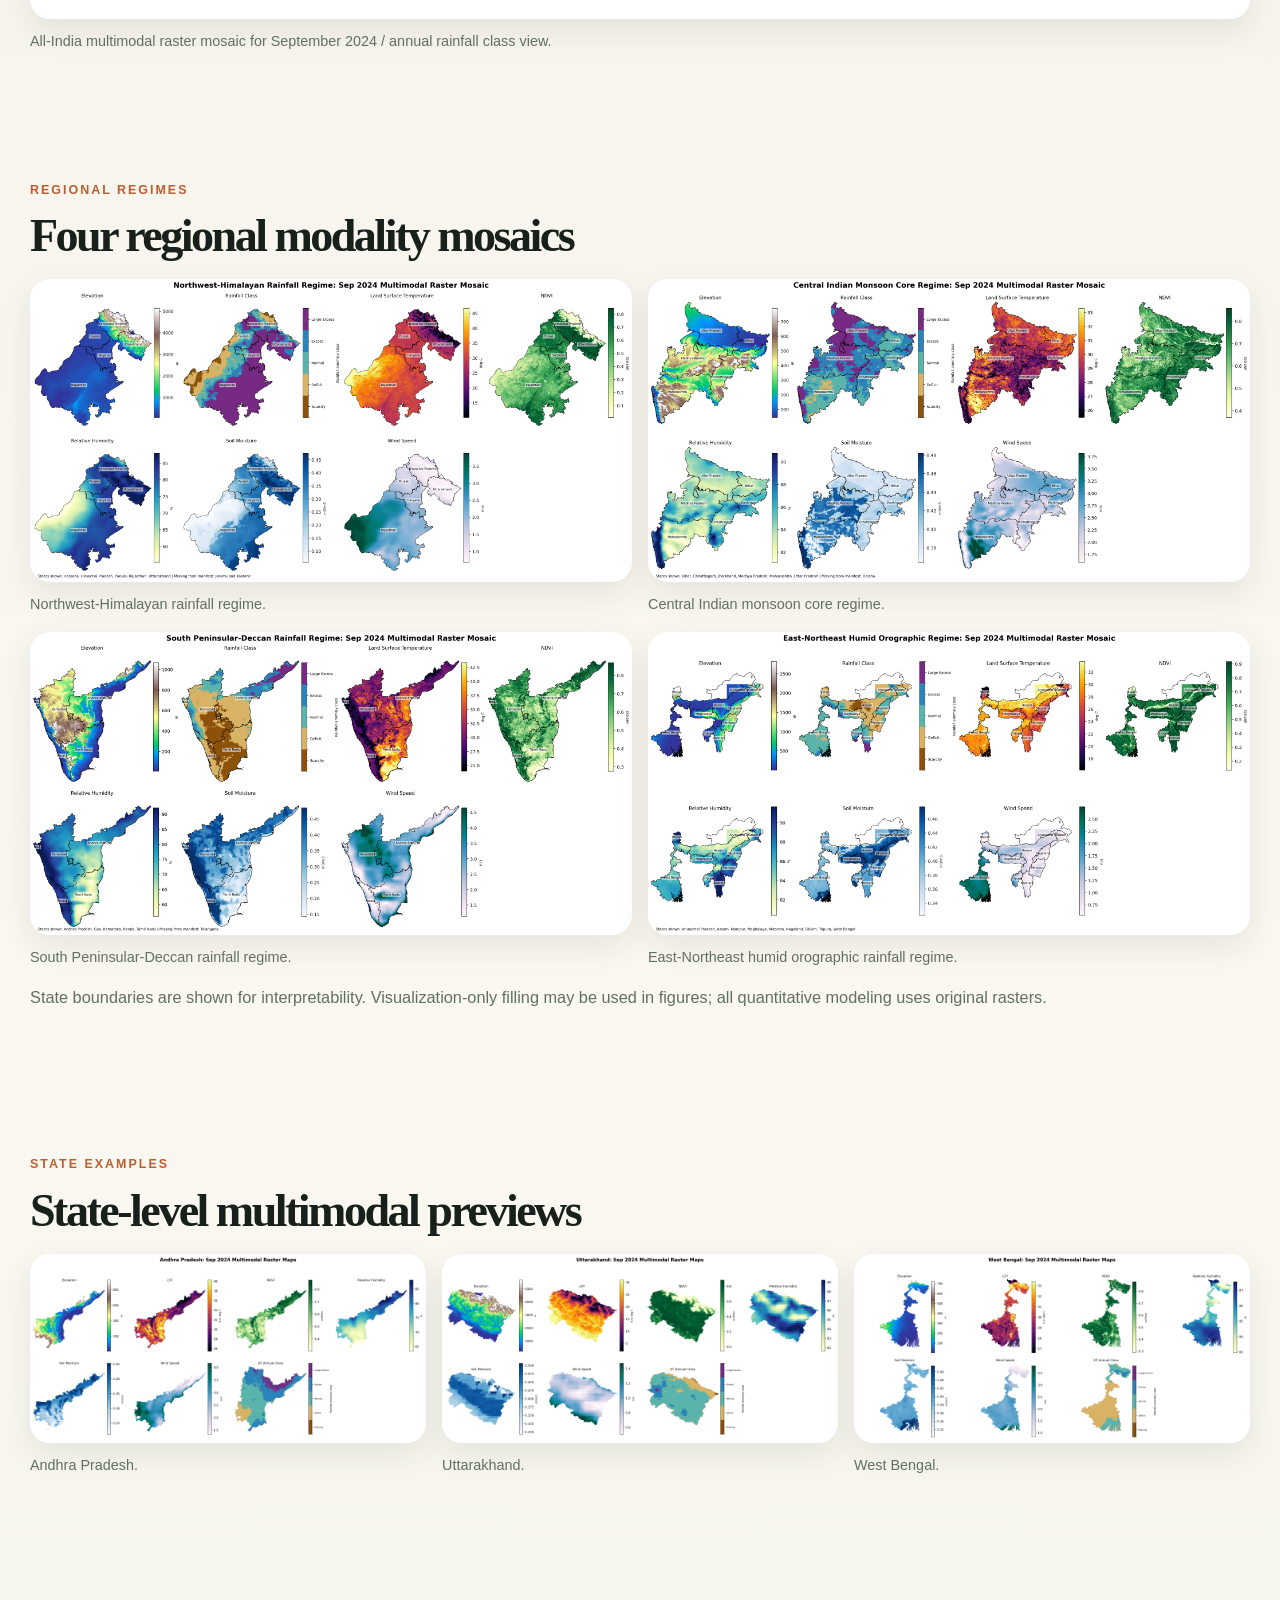
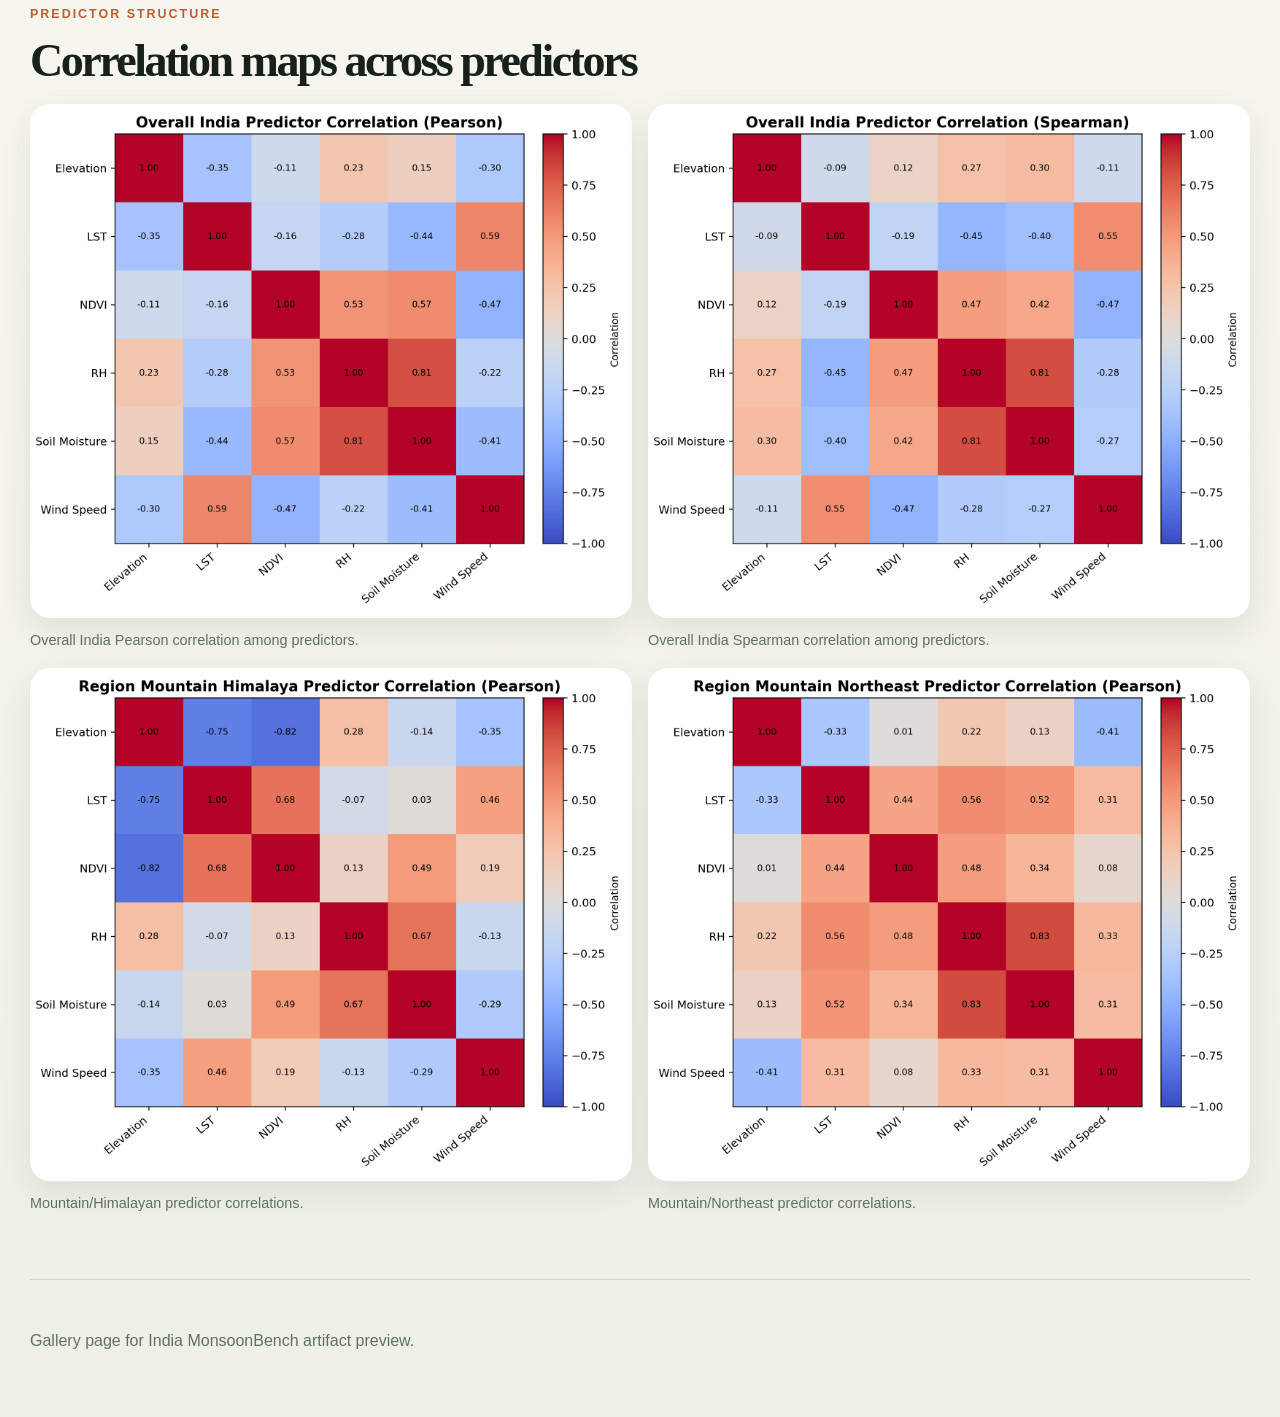
<file: website/gallery.html>
<!DOCTYPE html>
<html lang="en">
<head>
  <meta charset="UTF-8">
  <meta name="viewport" content="width=device-width, initial-scale=1.0">
  <title>Gallery | India MonsoonBench</title>
  <link rel="stylesheet" href="styles.css">
</head>
<body>
  <nav class="nav nav-light">
    <a class="brand" href="index.html">India MonsoonBench</a>
    <div class="nav-links">
      <a href="dataset.html">Dataset</a>
      <a href="methodology.html">Methodology</a>
      <a href="benchmarks.html">Benchmarks</a>
      <a class="active" href="gallery.html">Gallery</a>
      <a href="reproducibility.html">Reproducibility</a>
    </div>
  </nav>

  <main>
    <section class="page-title">
      <p class="eyebrow">High-Resolution Visual Evidence</p>
      <h1>Regional modality maps, state previews, and predictor correlations.</h1>
      <p class="lede dark">
        These figures are intended for qualitative inspection of the dataset,
        region definitions, and physical predictor structure. Click any figure to
        open the full-resolution PNG.
      </p>
    </section>

    <section class="section">
      <div class="section-heading">
        <p class="section-kicker">All India</p>
        <h2>Country-scale multimodal mosaic</h2>
      </div>
      <figure class="wide-figure">
        <a href="assets/images/regions/india_sep2024_annual_modalities.png">
          <img src="assets/images/regions/india_sep2024_annual_modalities.png" alt="All-India multimodal raster mosaic">
        </a>
        <figcaption>All-India multimodal raster mosaic for September 2024 / annual rainfall class view.</figcaption>
      </figure>
    </section>

    <section class="section">
      <div class="section-heading">
        <p class="section-kicker">Regional Regimes</p>
        <h2>Four regional modality mosaics</h2>
      </div>
      <div class="image-grid two">
        <figure>
          <a href="assets/images/regions/northwest_himalayan_2024_sep_modalities.png">
            <img src="assets/images/regions/northwest_himalayan_2024_sep_modalities.png" alt="Northwest-Himalayan modality mosaic">
          </a>
          <figcaption>Northwest-Himalayan rainfall regime.</figcaption>
        </figure>
        <figure>
          <a href="assets/images/regions/central_monsoon_core_2024_sep_modalities.png">
            <img src="assets/images/regions/central_monsoon_core_2024_sep_modalities.png" alt="Central monsoon core modality mosaic">
          </a>
          <figcaption>Central Indian monsoon core regime.</figcaption>
        </figure>
        <figure>
          <a href="assets/images/regions/south_peninsular_deccan_2024_sep_modalities.png">
            <img src="assets/images/regions/south_peninsular_deccan_2024_sep_modalities.png" alt="South Peninsular-Deccan modality mosaic">
          </a>
          <figcaption>South Peninsular-Deccan rainfall regime.</figcaption>
        </figure>
        <figure>
          <a href="assets/images/regions/east_northeast_humid_orographic_2024_sep_modalities.png">
            <img src="assets/images/regions/east_northeast_humid_orographic_2024_sep_modalities.png" alt="East-Northeast humid orographic modality mosaic">
          </a>
          <figcaption>East-Northeast humid orographic rainfall regime.</figcaption>
        </figure>
      </div>
      <p class="note">
        State boundaries are shown for interpretability. Visualization-only filling
        may be used in figures; all quantitative modeling uses original rasters.
      </p>
    </section>

    <section class="section">
      <div class="section-heading">
        <p class="section-kicker">State Examples</p>
        <h2>State-level multimodal previews</h2>
      </div>
      <div class="image-grid three">
        <figure>
          <a href="assets/images/states/Andhra_Pradesh_2024_annual_modalities.png">
            <img src="assets/images/states/Andhra_Pradesh_2024_annual_modalities.png" alt="Andhra Pradesh multimodal raster preview">
          </a>
          <figcaption>Andhra Pradesh.</figcaption>
        </figure>
        <figure>
          <a href="assets/images/states/Uttarakhand_2024_annual_modalities.png">
            <img src="assets/images/states/Uttarakhand_2024_annual_modalities.png" alt="Uttarakhand multimodal raster preview">
          </a>
          <figcaption>Uttarakhand.</figcaption>
        </figure>
        <figure>
          <a href="assets/images/states/West_Bengal_2024_annual_modalities.png">
            <img src="assets/images/states/West_Bengal_2024_annual_modalities.png" alt="West Bengal multimodal raster preview">
          </a>
          <figcaption>West Bengal.</figcaption>
        </figure>
      </div>
    </section>

    <section class="section">
      <div class="section-heading">
        <p class="section-kicker">Predictor Structure</p>
        <h2>Correlation maps across predictors</h2>
      </div>
      <div class="image-grid two">
        <figure>
          <a href="assets/images/correlations/overall_india_pearson_correlation.png">
            <img src="assets/images/correlations/overall_india_pearson_correlation.png" alt="Overall India Pearson predictor correlation heatmap">
          </a>
          <figcaption>Overall India Pearson correlation among predictors.</figcaption>
        </figure>
        <figure>
          <a href="assets/images/correlations/overall_india_spearman_correlation.png">
            <img src="assets/images/correlations/overall_india_spearman_correlation.png" alt="Overall India Spearman predictor correlation heatmap">
          </a>
          <figcaption>Overall India Spearman correlation among predictors.</figcaption>
        </figure>
        <figure>
          <a href="assets/images/correlations/region_mountain_himalaya_pearson_correlation.png">
            <img src="assets/images/correlations/region_mountain_himalaya_pearson_correlation.png" alt="Mountain Himalayan Pearson correlation heatmap">
          </a>
          <figcaption>Mountain/Himalayan predictor correlations.</figcaption>
        </figure>
        <figure>
          <a href="assets/images/correlations/region_mountain_northeast_pearson_correlation.png">
            <img src="assets/images/correlations/region_mountain_northeast_pearson_correlation.png" alt="Mountain Northeast Pearson correlation heatmap">
          </a>
          <figcaption>Mountain/Northeast predictor correlations.</figcaption>
        </figure>
      </div>
    </section>
  </main>

  <footer class="footer">
    <p>Gallery page for India MonsoonBench artifact preview.</p>
  </footer>
</body>
</html>
</file>
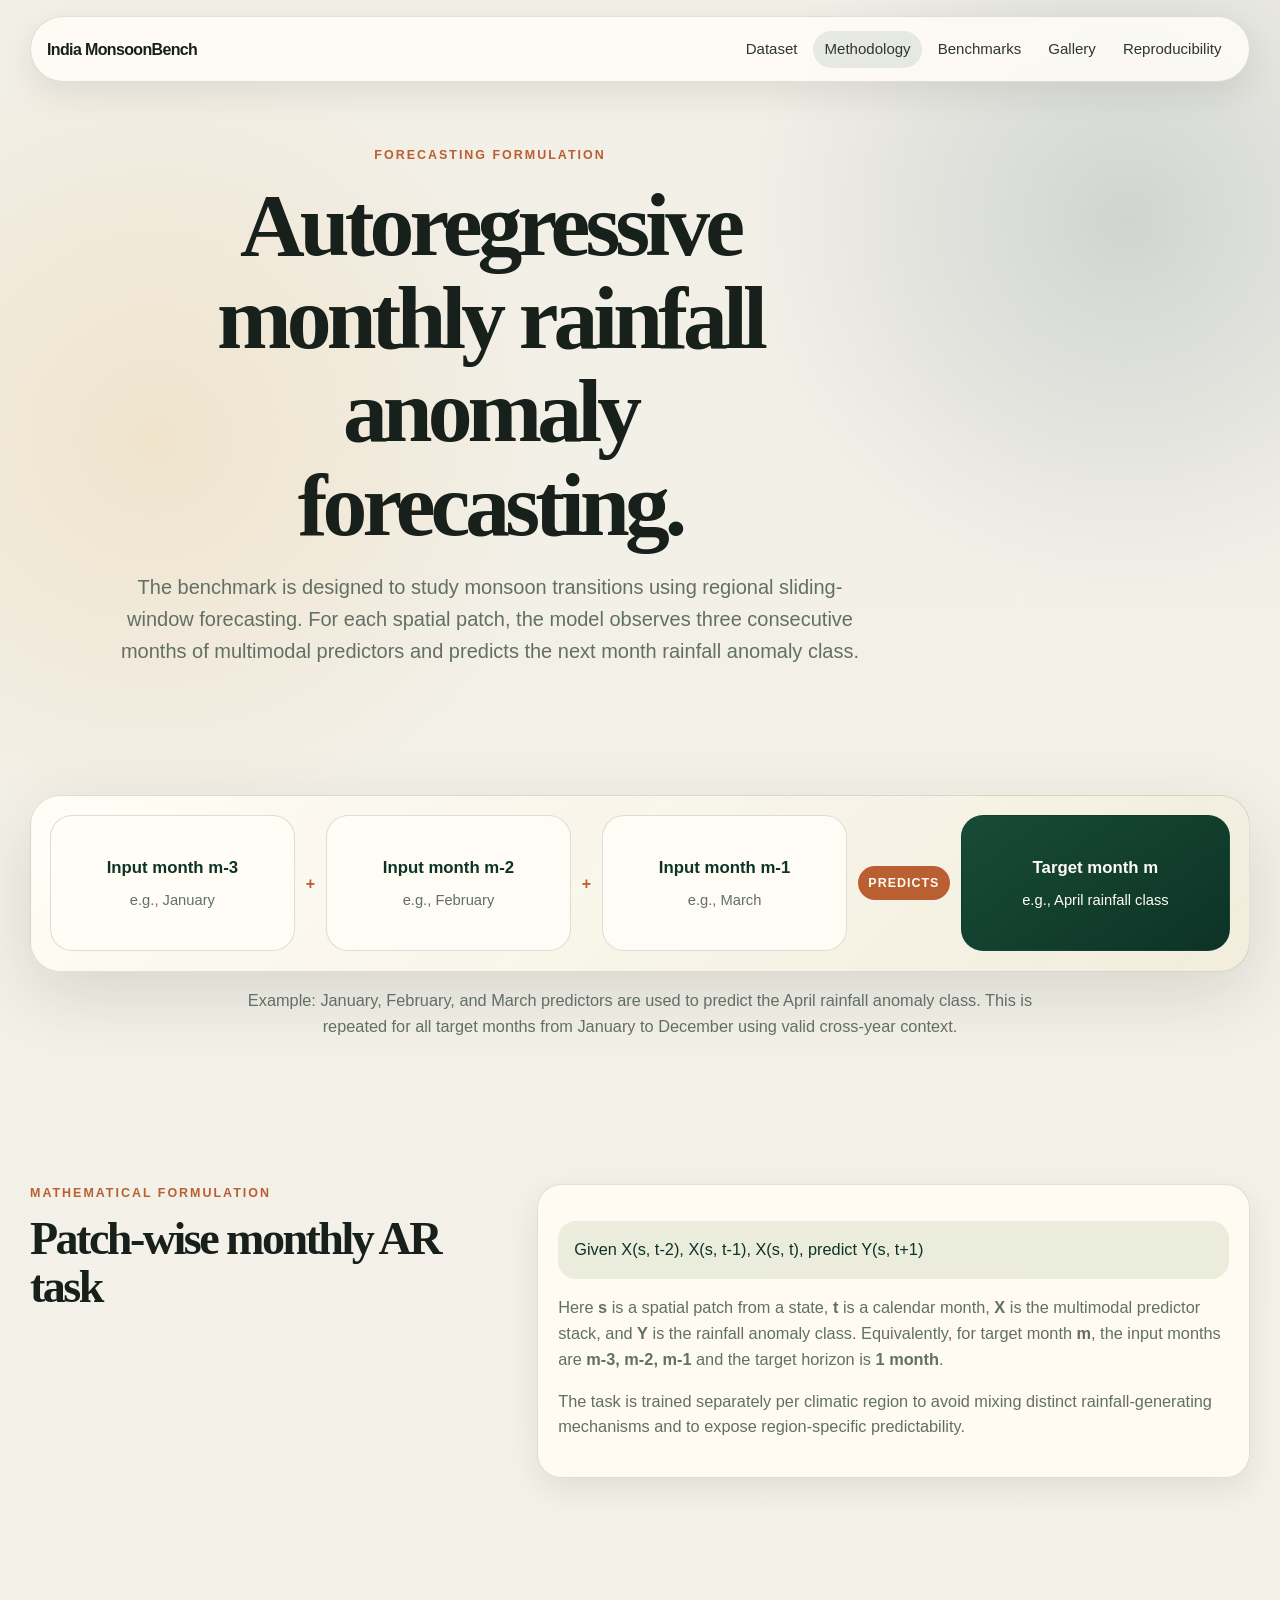
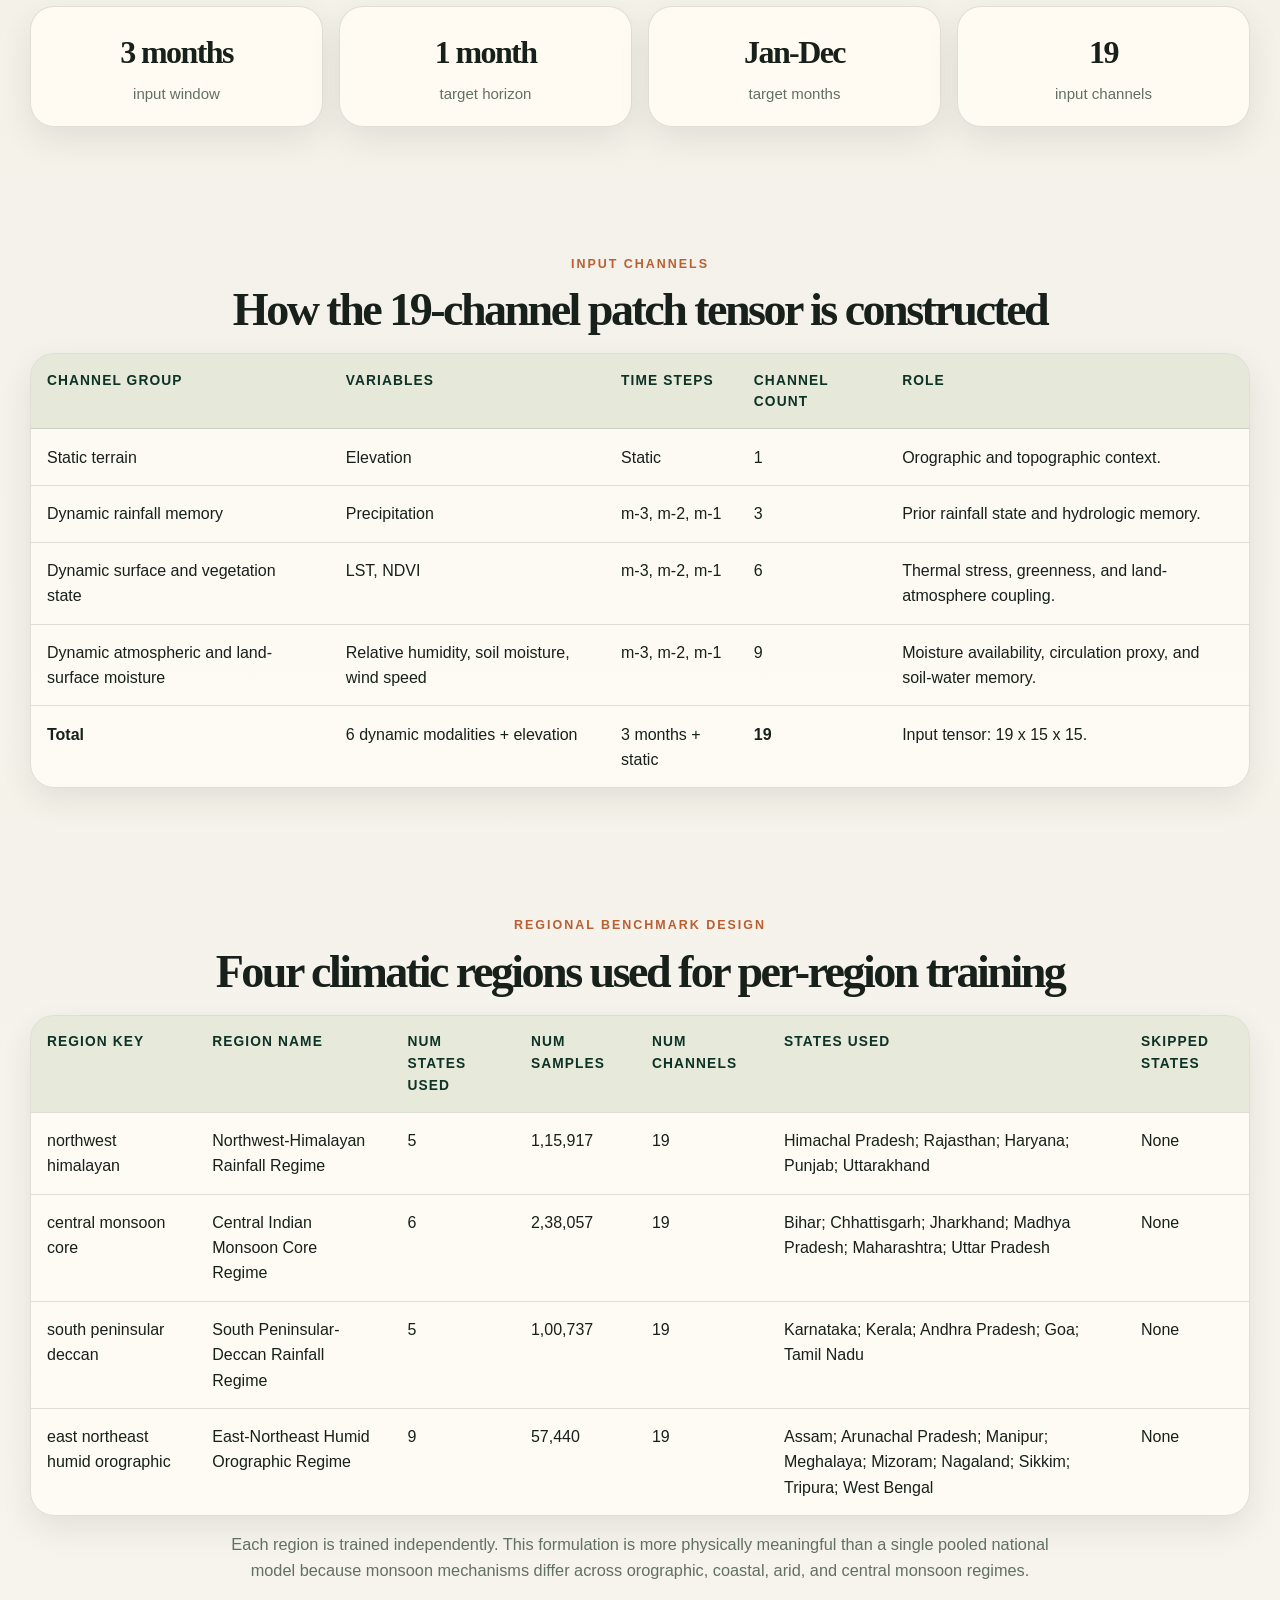
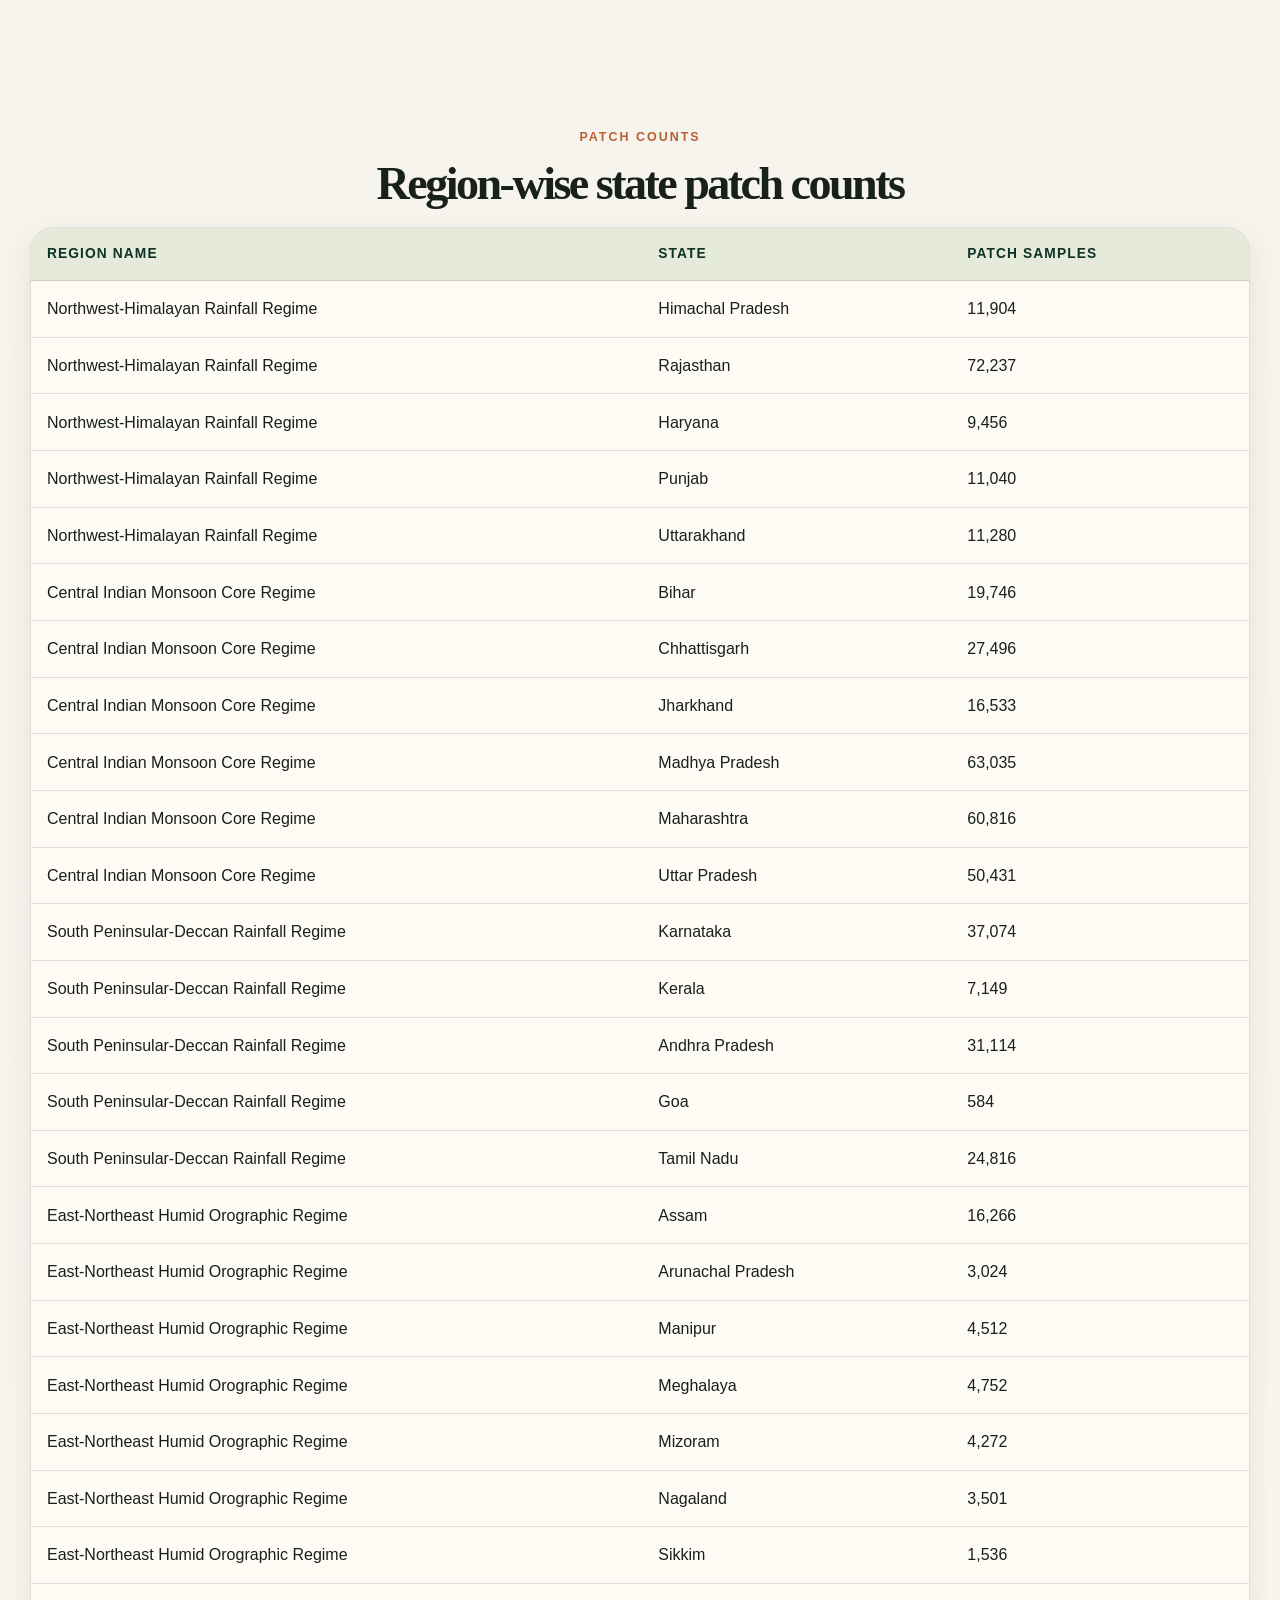
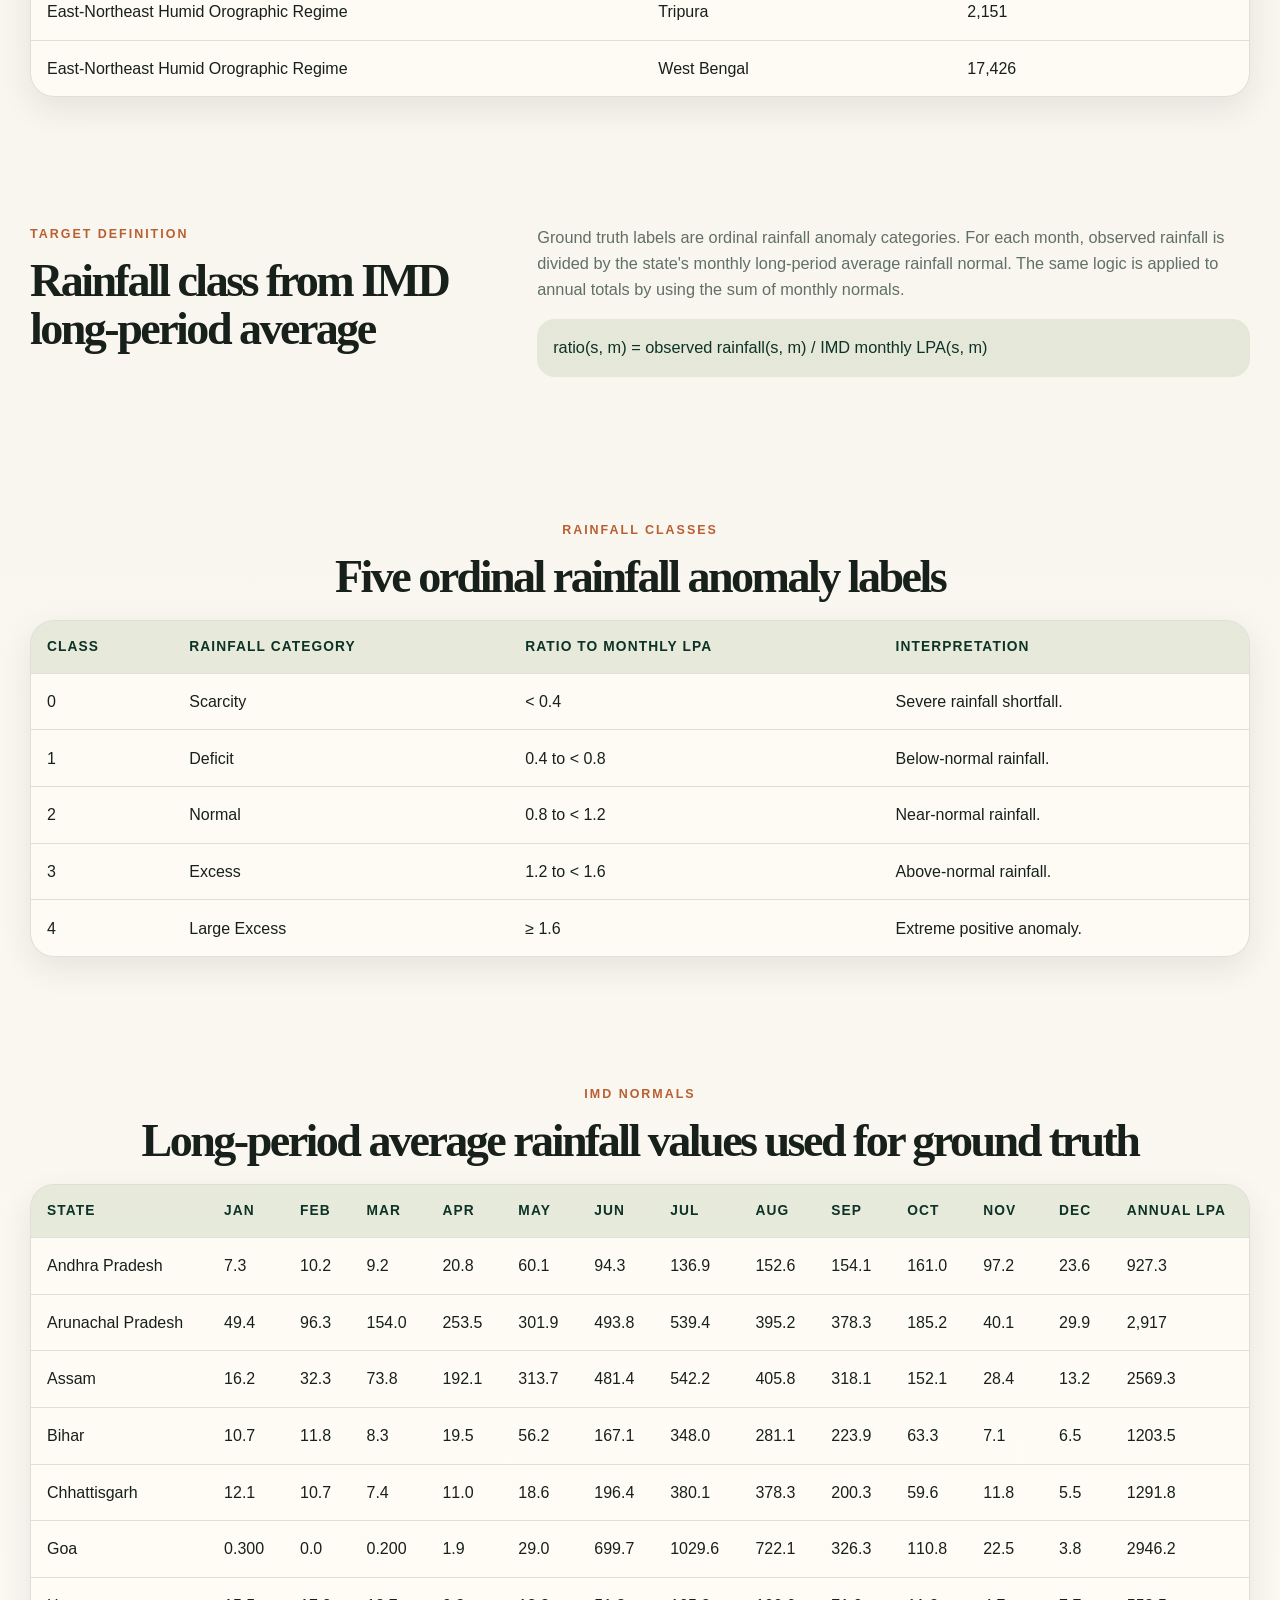
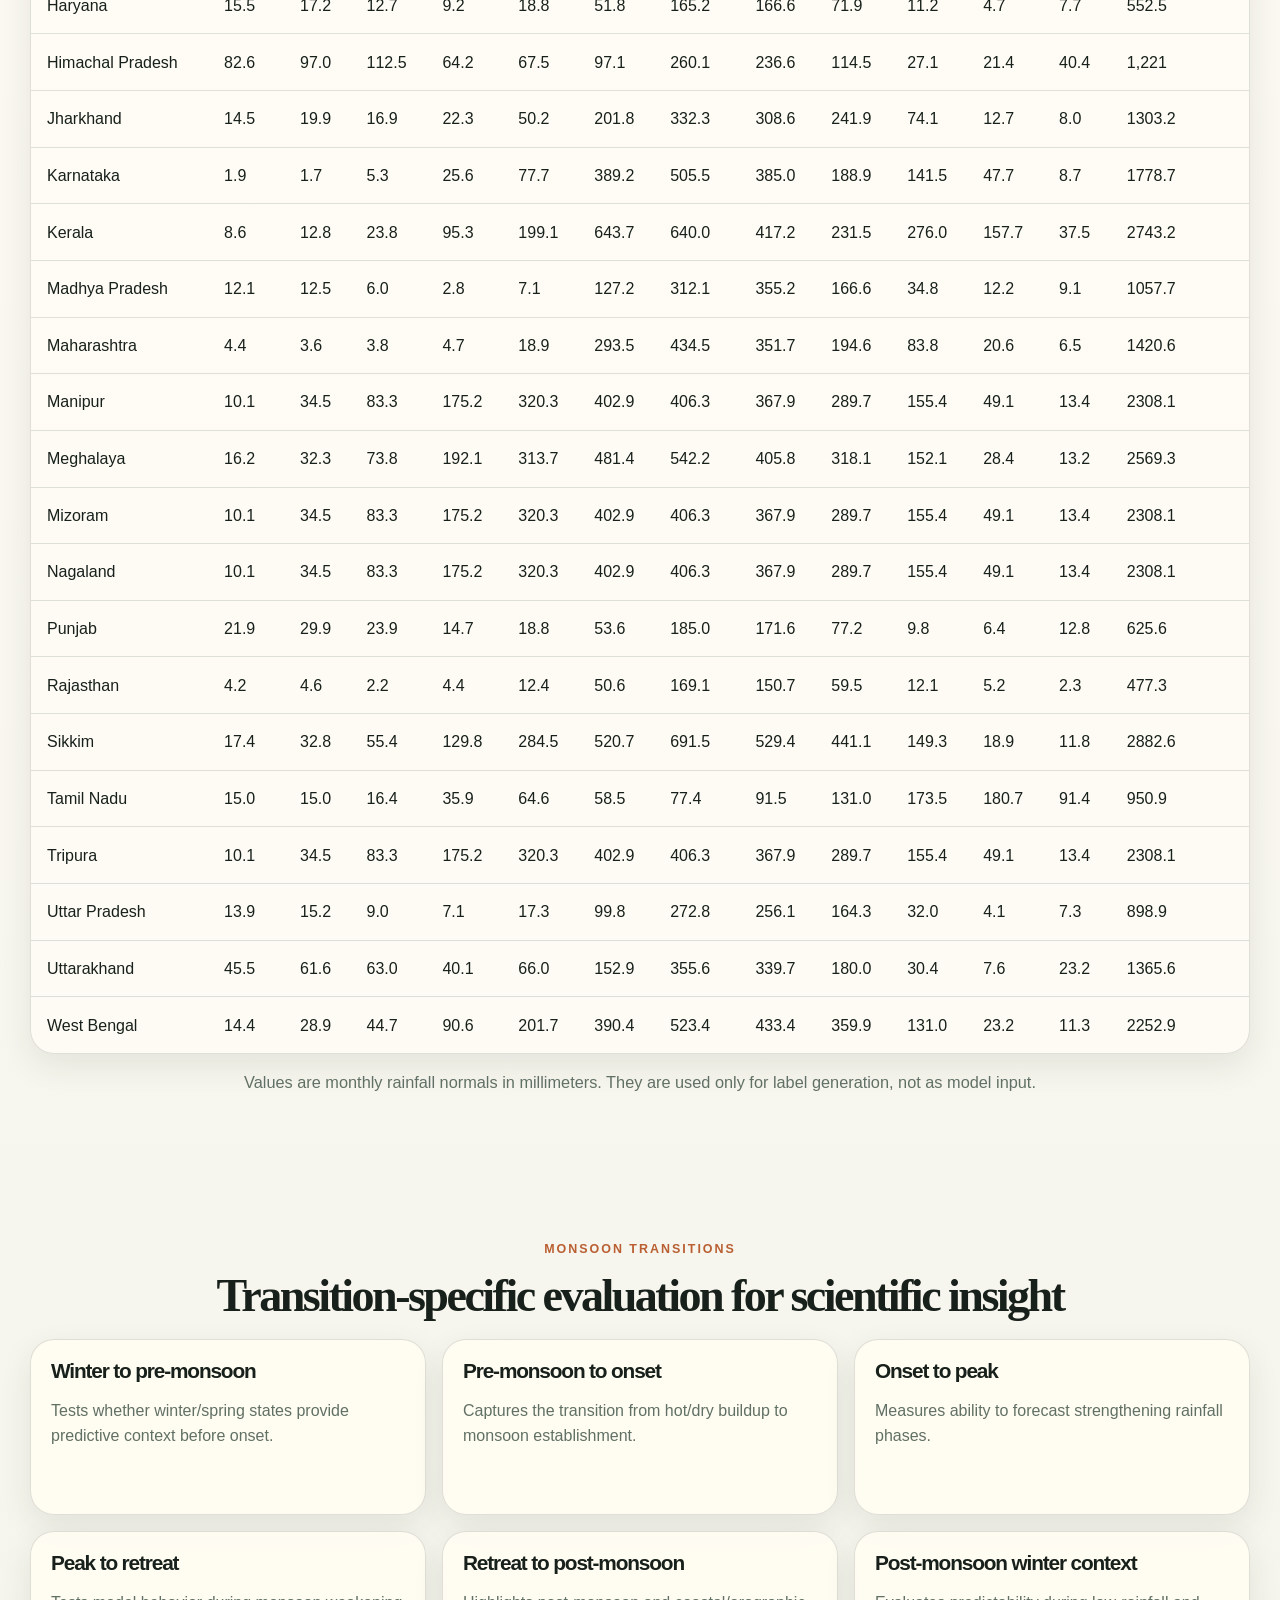
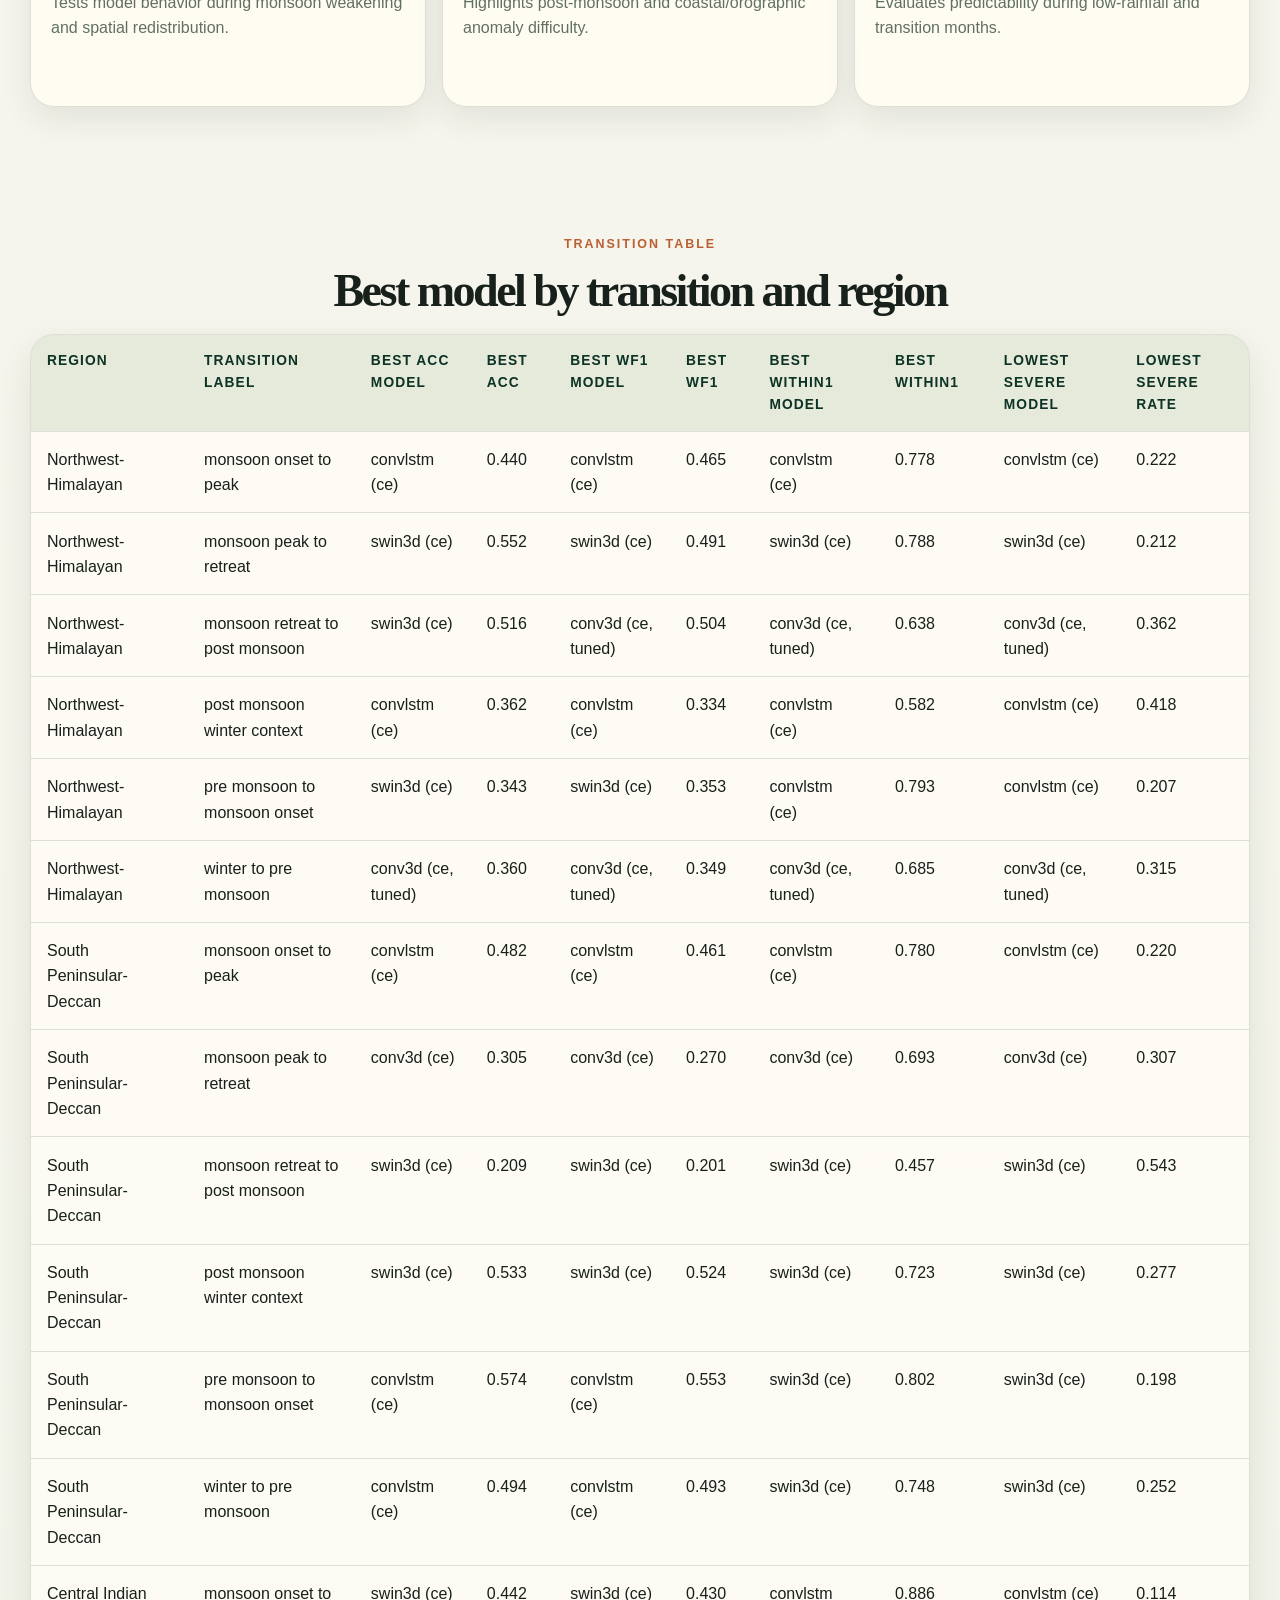
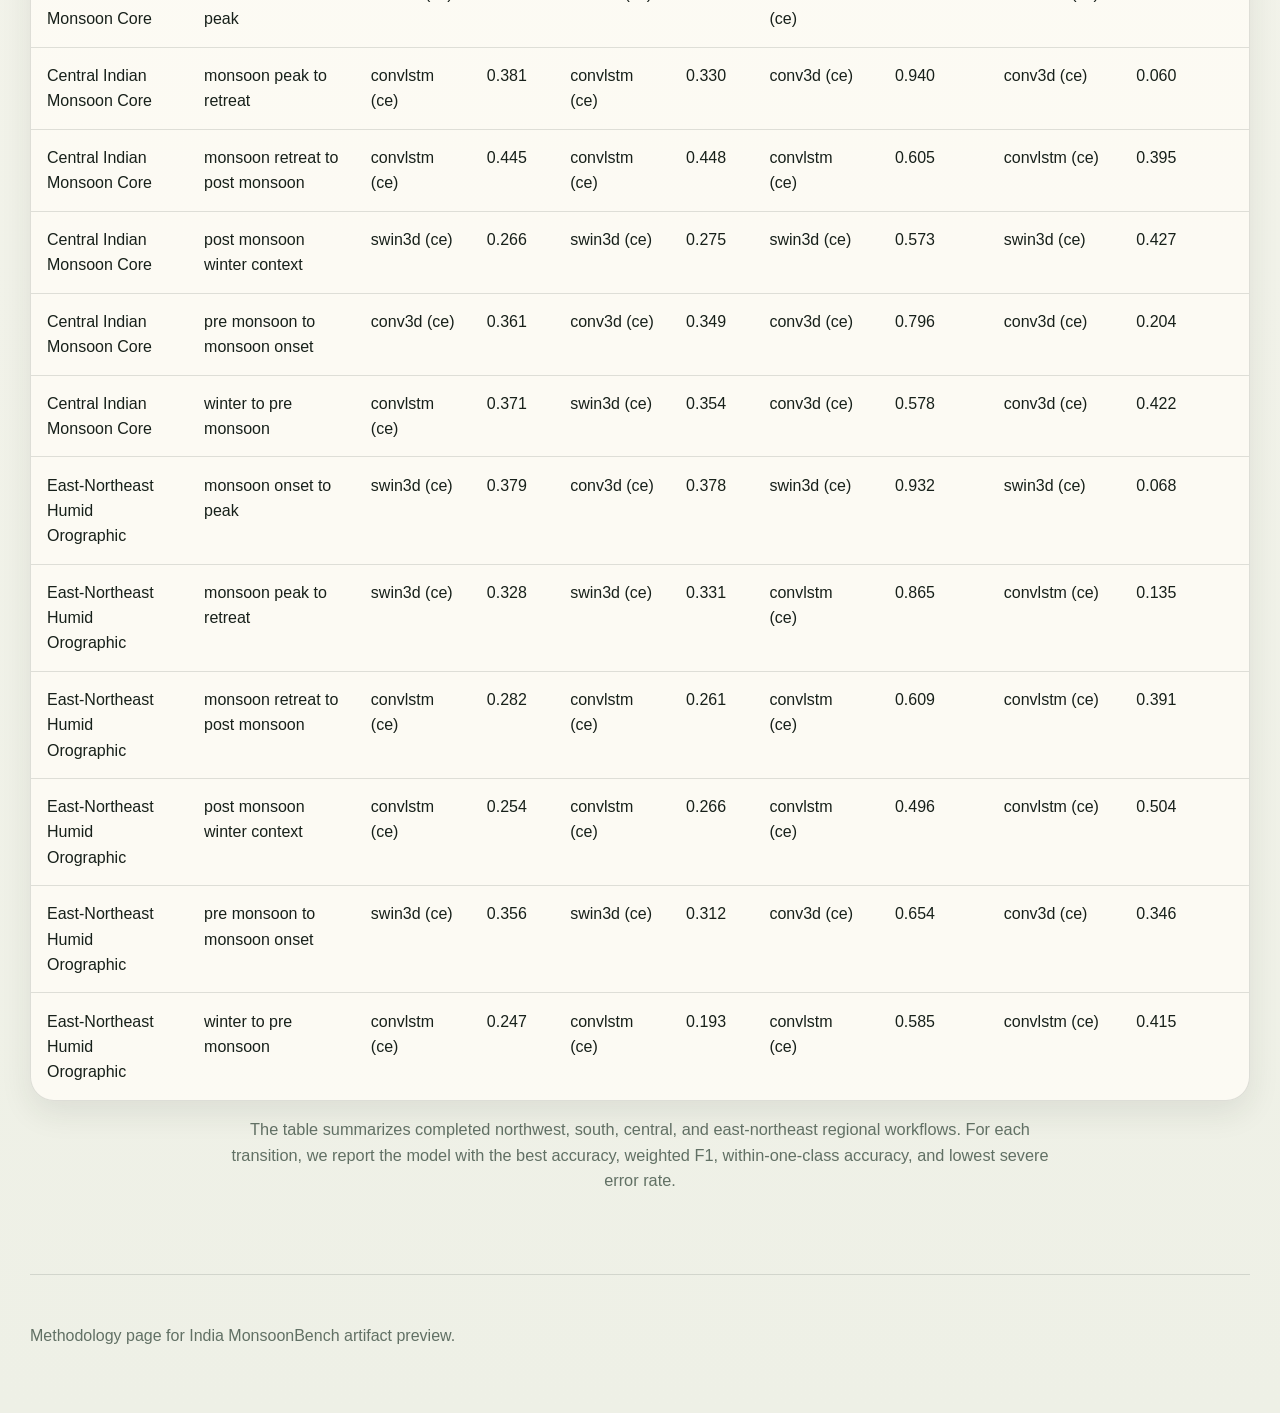
<file: website/methodology.html>
<!DOCTYPE html>
<html lang="en">
<head>
  <meta charset="UTF-8">
  <meta name="viewport" content="width=device-width, initial-scale=1.0">
  <title>Methodology | India MonsoonBench</title>
  <link rel="stylesheet" href="styles.css">
  <script defer src="table-loader.js"></script>
</head>
<body>
  <nav class="nav nav-light">
    <a class="brand" href="index.html">India MonsoonBench</a>
    <div class="nav-links">
      <a href="dataset.html">Dataset</a>
      <a class="active" href="methodology.html">Methodology</a>
      <a href="benchmarks.html">Benchmarks</a>
      <a href="gallery.html">Gallery</a>
      <a href="reproducibility.html">Reproducibility</a>
    </div>
  </nav>

  <main>
    <section class="page-title center">
      <p class="eyebrow">Forecasting Formulation</p>
      <h1>Autoregressive monthly rainfall anomaly forecasting.</h1>
      <p class="lede dark">
        The benchmark is designed to study monsoon transitions using regional
        sliding-window forecasting. For each spatial patch, the model observes
        three consecutive months of multimodal predictors and predicts the next
        month rainfall anomaly class.
      </p>
    </section>

    <section class="section center">
      <div class="method-diagram" aria-label="Autoregressive monthly forecasting diagram">
        <div class="diagram-box">
          <strong>Input month m-3</strong>
          <span>e.g., January</span>
        </div>
        <div class="diagram-plus">+</div>
        <div class="diagram-box">
          <strong>Input month m-2</strong>
          <span>e.g., February</span>
        </div>
        <div class="diagram-plus">+</div>
        <div class="diagram-box">
          <strong>Input month m-1</strong>
          <span>e.g., March</span>
        </div>
        <div class="diagram-arrow">predicts</div>
        <div class="diagram-box target">
          <strong>Target month m</strong>
          <span>e.g., April rainfall class</span>
        </div>
      </div>
      <p class="note center-note">
        Example: January, February, and March predictors are used to predict the
        April rainfall anomaly class. This is repeated for all target months from
        January to December using valid cross-year context.
      </p>
    </section>

    <section class="section two-column">
      <div>
        <p class="section-kicker">Mathematical Formulation</p>
        <h2>Patch-wise monthly AR task</h2>
      </div>
      <div class="formula-card">
        <p class="formula">
          Given X(s, t-2), X(s, t-1), X(s, t), predict Y(s, t+1)
        </p>
        <p>
          Here <strong>s</strong> is a spatial patch from a state, <strong>t</strong>
          is a calendar month, <strong>X</strong> is the multimodal predictor stack,
          and <strong>Y</strong> is the rainfall anomaly class. Equivalently, for
          target month <strong>m</strong>, the input months are <strong>m-3, m-2,
          m-1</strong> and the target horizon is <strong>1 month</strong>.
        </p>
        <p>
          The task is trained separately per climatic region to avoid mixing
          distinct rainfall-generating mechanisms and to expose region-specific
          predictability.
        </p>
      </div>
    </section>

    <section class="section card-grid four">
      <article class="metric-card center">
        <span class="stat-number">3 months</span>
        <span class="stat-label">input window</span>
      </article>
      <article class="metric-card center">
        <span class="stat-number">1 month</span>
        <span class="stat-label">target horizon</span>
      </article>
      <article class="metric-card center">
        <span class="stat-number">Jan-Dec</span>
        <span class="stat-label">target months</span>
      </article>
      <article class="metric-card center">
        <span class="stat-number">19</span>
        <span class="stat-label">input channels</span>
      </article>
    </section>

    <section class="section">
      <div class="section-heading center">
        <p class="section-kicker">Input Channels</p>
        <h2>How the 19-channel patch tensor is constructed</h2>
      </div>
      <div class="table-wrap">
        <table>
          <thead>
            <tr>
              <th>Channel group</th>
              <th>Variables</th>
              <th>Time steps</th>
              <th>Channel count</th>
              <th>Role</th>
            </tr>
          </thead>
          <tbody>
            <tr>
              <td>Static terrain</td>
              <td>Elevation</td>
              <td>Static</td>
              <td>1</td>
              <td>Orographic and topographic context.</td>
            </tr>
            <tr>
              <td>Dynamic rainfall memory</td>
              <td>Precipitation</td>
              <td>m-3, m-2, m-1</td>
              <td>3</td>
              <td>Prior rainfall state and hydrologic memory.</td>
            </tr>
            <tr>
              <td>Dynamic surface and vegetation state</td>
              <td>LST, NDVI</td>
              <td>m-3, m-2, m-1</td>
              <td>6</td>
              <td>Thermal stress, greenness, and land-atmosphere coupling.</td>
            </tr>
            <tr>
              <td>Dynamic atmospheric and land-surface moisture</td>
              <td>Relative humidity, soil moisture, wind speed</td>
              <td>m-3, m-2, m-1</td>
              <td>9</td>
              <td>Moisture availability, circulation proxy, and soil-water memory.</td>
            </tr>
            <tr>
              <td><strong>Total</strong></td>
              <td>6 dynamic modalities + elevation</td>
              <td>3 months + static</td>
              <td><strong>19</strong></td>
              <td>Input tensor: 19 x 15 x 15.</td>
            </tr>
          </tbody>
        </table>
      </div>
    </section>

    <section class="section">
      <div class="section-heading center">
        <p class="section-kicker">Regional Benchmark Design</p>
        <h2>Four climatic regions used for per-region training</h2>
      </div>
      <div class="table-wrap" data-csv="assets/tables/regional_dataset_summary.csv"></div>
      <p class="note center-note">
        Each region is trained independently. This formulation is more physically
        meaningful than a single pooled national model because monsoon mechanisms
        differ across orographic, coastal, arid, and central monsoon regimes.
      </p>
    </section>

    <section class="section">
      <div class="section-heading center">
        <p class="section-kicker">Patch Counts</p>
        <h2>Region-wise state patch counts</h2>
      </div>
      <div class="table-wrap" data-csv="assets/tables/regional_state_patch_counts.csv"></div>
    </section>

    <section class="section two-column">
      <div>
        <p class="section-kicker">Target Definition</p>
        <h2>Rainfall class from IMD long-period average</h2>
      </div>
      <div class="prose">
        <p>
          Ground truth labels are ordinal rainfall anomaly categories. For each
          month, observed rainfall is divided by the state's monthly long-period
          average rainfall normal. The same logic is applied to annual totals by
          using the sum of monthly normals.
        </p>
        <p class="formula">
          ratio(s, m) = observed rainfall(s, m) / IMD monthly LPA(s, m)
        </p>
      </div>
    </section>

    <section class="section">
      <div class="section-heading center">
        <p class="section-kicker">Rainfall Classes</p>
        <h2>Five ordinal rainfall anomaly labels</h2>
      </div>
      <div class="table-wrap compact">
        <table>
          <thead>
            <tr>
              <th>Class</th>
              <th>Rainfall category</th>
              <th>Ratio to monthly LPA</th>
              <th>Interpretation</th>
            </tr>
          </thead>
          <tbody>
            <tr><td>0</td><td>Scarcity</td><td>&lt; 0.4</td><td>Severe rainfall shortfall.</td></tr>
            <tr><td>1</td><td>Deficit</td><td>0.4 to &lt; 0.8</td><td>Below-normal rainfall.</td></tr>
            <tr><td>2</td><td>Normal</td><td>0.8 to &lt; 1.2</td><td>Near-normal rainfall.</td></tr>
            <tr><td>3</td><td>Excess</td><td>1.2 to &lt; 1.6</td><td>Above-normal rainfall.</td></tr>
            <tr><td>4</td><td>Large Excess</td><td>&ge; 1.6</td><td>Extreme positive anomaly.</td></tr>
          </tbody>
        </table>
      </div>
    </section>

    <section class="section">
      <div class="section-heading center">
        <p class="section-kicker">IMD Normals</p>
        <h2>Long-period average rainfall values used for ground truth</h2>
      </div>
      <div class="table-wrap" data-csv="assets/tables/imd_lpa_normals_used.csv"></div>
      <p class="note center-note">
        Values are monthly rainfall normals in millimeters. They are used only
        for label generation, not as model input.
      </p>
    </section>

    <section class="section">
      <div class="section-heading center">
        <p class="section-kicker">Monsoon Transitions</p>
        <h2>Transition-specific evaluation for scientific insight</h2>
      </div>
      <div class="transition-grid">
        <article class="feature-card">
          <h3>Winter to pre-monsoon</h3>
          <p>Tests whether winter/spring states provide predictive context before onset.</p>
        </article>
        <article class="feature-card">
          <h3>Pre-monsoon to onset</h3>
          <p>Captures the transition from hot/dry buildup to monsoon establishment.</p>
        </article>
        <article class="feature-card">
          <h3>Onset to peak</h3>
          <p>Measures ability to forecast strengthening rainfall phases.</p>
        </article>
        <article class="feature-card">
          <h3>Peak to retreat</h3>
          <p>Tests model behavior during monsoon weakening and spatial redistribution.</p>
        </article>
        <article class="feature-card">
          <h3>Retreat to post-monsoon</h3>
          <p>Highlights post-monsoon and coastal/orographic anomaly difficulty.</p>
        </article>
        <article class="feature-card">
          <h3>Post-monsoon winter context</h3>
          <p>Evaluates predictability during low-rainfall and transition months.</p>
        </article>
      </div>
    </section>

    <section class="section">
      <div class="section-heading center">
        <p class="section-kicker">Transition Table</p>
        <h2>Best model by transition and region</h2>
      </div>
      <div class="table-wrap" data-csv="assets/tables/best_model_by_transition_all_regions.csv"></div>
      <p class="note center-note">
        The table summarizes completed northwest, south, central, and
        east-northeast regional workflows. For each transition, we report the
        model with the best accuracy, weighted F1, within-one-class accuracy,
        and lowest severe error rate.
      </p>
    </section>
  </main>

  <footer class="footer">
    <p>Methodology page for India MonsoonBench artifact preview.</p>
  </footer>
</body>
</html>
</file>
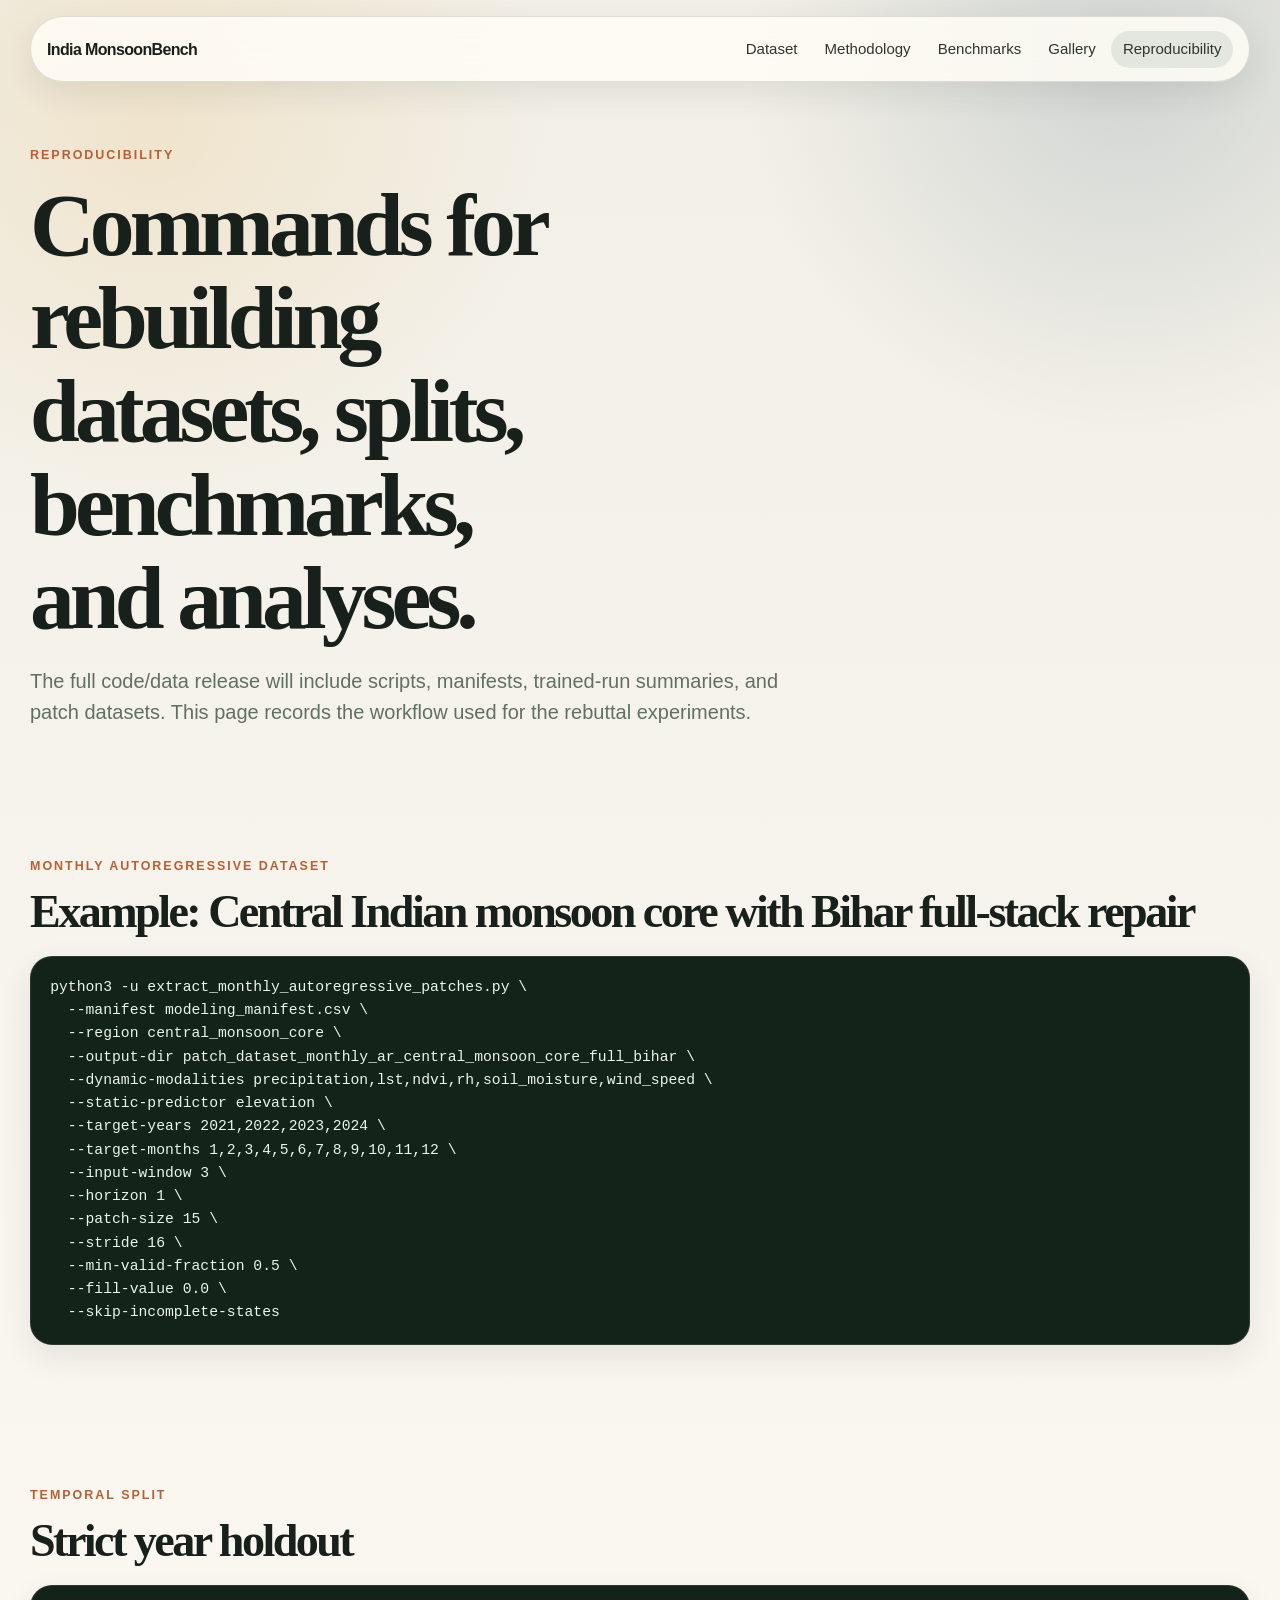
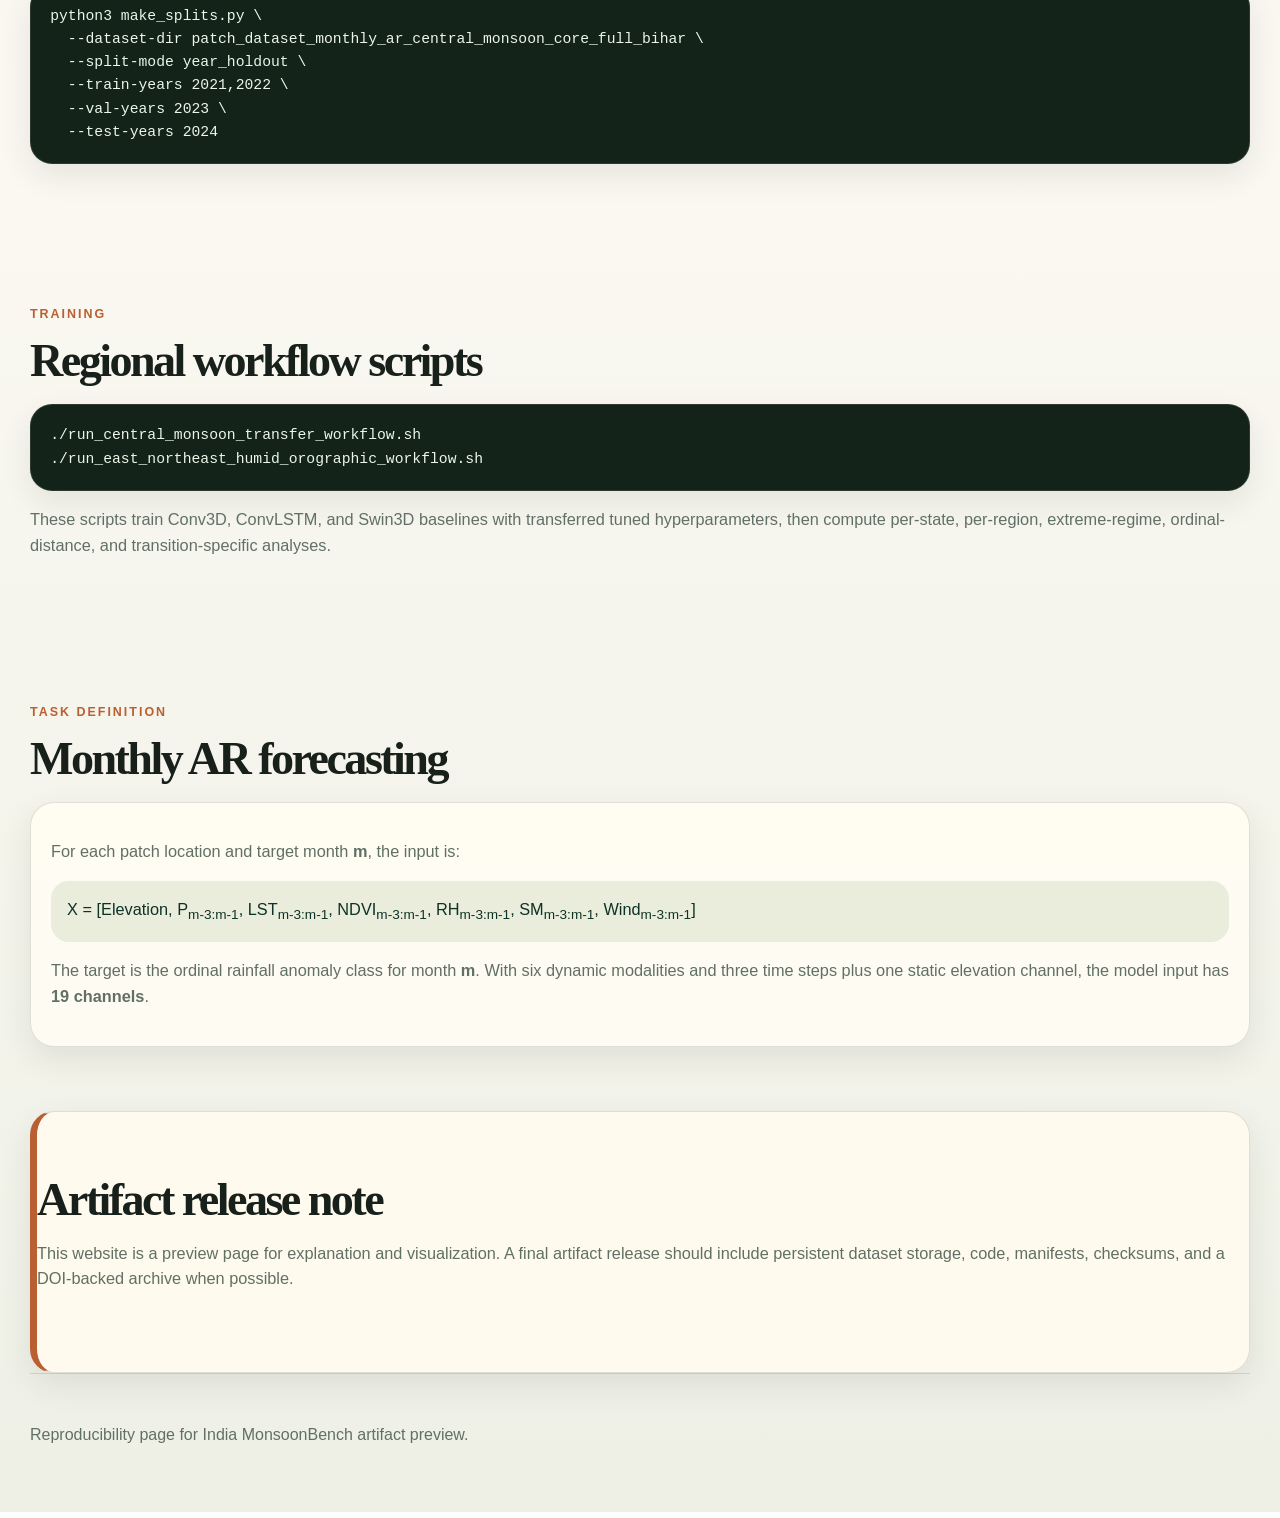
<file: website/reproducibility.html>
<!DOCTYPE html>
<html lang="en">
<head>
  <meta charset="UTF-8">
  <meta name="viewport" content="width=device-width, initial-scale=1.0">
  <title>Reproducibility | India MonsoonBench</title>
  <link rel="stylesheet" href="styles.css">
</head>
<body>
  <nav class="nav nav-light">
    <a class="brand" href="index.html">India MonsoonBench</a>
    <div class="nav-links">
      <a href="dataset.html">Dataset</a>
      <a href="methodology.html">Methodology</a>
      <a href="benchmarks.html">Benchmarks</a>
      <a href="gallery.html">Gallery</a>
      <a class="active" href="reproducibility.html">Reproducibility</a>
    </div>
  </nav>

  <main>
    <section class="page-title">
      <p class="eyebrow">Reproducibility</p>
      <h1>Commands for rebuilding datasets, splits, benchmarks, and analyses.</h1>
      <p class="lede dark">
        The full code/data release will include scripts, manifests, trained-run
        summaries, and patch datasets. This page records the workflow used for
        the rebuttal experiments.
      </p>
    </section>

    <section class="section">
      <div class="section-heading">
        <p class="section-kicker">Monthly Autoregressive Dataset</p>
        <h2>Example: Central Indian monsoon core with Bihar full-stack repair</h2>
      </div>
      <pre><code>python3 -u extract_monthly_autoregressive_patches.py \
  --manifest modeling_manifest.csv \
  --region central_monsoon_core \
  --output-dir patch_dataset_monthly_ar_central_monsoon_core_full_bihar \
  --dynamic-modalities precipitation,lst,ndvi,rh,soil_moisture,wind_speed \
  --static-predictor elevation \
  --target-years 2021,2022,2023,2024 \
  --target-months 1,2,3,4,5,6,7,8,9,10,11,12 \
  --input-window 3 \
  --horizon 1 \
  --patch-size 15 \
  --stride 16 \
  --min-valid-fraction 0.5 \
  --fill-value 0.0 \
  --skip-incomplete-states</code></pre>
    </section>

    <section class="section">
      <div class="section-heading">
        <p class="section-kicker">Temporal Split</p>
        <h2>Strict year holdout</h2>
      </div>
      <pre><code>python3 make_splits.py \
  --dataset-dir patch_dataset_monthly_ar_central_monsoon_core_full_bihar \
  --split-mode year_holdout \
  --train-years 2021,2022 \
  --val-years 2023 \
  --test-years 2024</code></pre>
    </section>

    <section class="section">
      <div class="section-heading">
        <p class="section-kicker">Training</p>
        <h2>Regional workflow scripts</h2>
      </div>
      <pre><code>./run_central_monsoon_transfer_workflow.sh
./run_east_northeast_humid_orographic_workflow.sh</code></pre>
      <p class="note">
        These scripts train Conv3D, ConvLSTM, and Swin3D baselines with transferred
        tuned hyperparameters, then compute per-state, per-region, extreme-regime,
        ordinal-distance, and transition-specific analyses.
      </p>
    </section>

    <section class="section">
      <div class="section-heading">
        <p class="section-kicker">Task Definition</p>
        <h2>Monthly AR forecasting</h2>
      </div>
      <div class="formula-card">
        <p>
          For each patch location and target month <strong>m</strong>, the input is:
        </p>
        <p class="formula">
          X = [Elevation, P<sub>m-3:m-1</sub>, LST<sub>m-3:m-1</sub>, NDVI<sub>m-3:m-1</sub>,
          RH<sub>m-3:m-1</sub>, SM<sub>m-3:m-1</sub>, Wind<sub>m-3:m-1</sub>]
        </p>
        <p>
          The target is the ordinal rainfall anomaly class for month <strong>m</strong>.
          With six dynamic modalities and three time steps plus one static elevation
          channel, the model input has <strong>19 channels</strong>.
        </p>
      </div>
    </section>

    <section class="section caution">
      <h2>Artifact release note</h2>
      <p>
        This website is a preview page for explanation and visualization. A final
        artifact release should include persistent dataset storage, code, manifests,
        checksums, and a DOI-backed archive when possible.
      </p>
    </section>
  </main>

  <footer class="footer">
    <p>Reproducibility page for India MonsoonBench artifact preview.</p>
  </footer>
</body>
</html>
</file>
<file: website/styles.css>
:root {
  --ink: #17201a;
  --muted: #617064;
  --paper: #f2efe7;
  --paper-2: #faf8f1;
  --panel: rgba(255, 252, 242, 0.92);
  --line: rgba(39, 54, 42, 0.14);
  --forest: #184b37;
  --forest-2: #0d3326;
  --moss: #6f8f55;
  --clay: #b95f32;
  --gold: #e1ad4f;
  --blue: #365c70;
  --white: #fffdf6;
  --shadow: 0 24px 70px rgba(28, 44, 33, 0.13);
  --shadow-soft: 0 12px 32px rgba(28, 44, 33, 0.09);
}

* {
  box-sizing: border-box;
}

html {
  scroll-behavior: smooth;
}

body {
  margin: 0;
  color: var(--ink);
  font-family: "Aptos", "Segoe UI", "Helvetica Neue", sans-serif;
  background:
    radial-gradient(circle at 12% 4%, rgba(225, 173, 79, 0.18), transparent 25rem),
    radial-gradient(circle at 88% 2%, rgba(54, 92, 112, 0.18), transparent 24rem),
    linear-gradient(180deg, var(--paper) 0%, var(--paper-2) 58%, #eef0e6 100%);
  line-height: 1.58;
}

a {
  color: var(--forest);
  text-decoration: none;
}

a:hover {
  text-decoration: underline;
}

img {
  display: block;
  max-width: 100%;
}

main,
.nav,
.hero-grid,
.footer {
  width: min(1220px, calc(100% - 2rem));
  margin: 0 auto;
}

.site-hero {
  position: relative;
  min-height: 92vh;
  padding: 1.2rem 0 4rem;
  color: var(--white);
  background:
    linear-gradient(110deg, rgba(13, 51, 38, 0.96), rgba(24, 75, 55, 0.76)),
    url("assets/images/regions/central_monsoon_core_2024_sep_modalities.png") center / cover;
  overflow: hidden;
}

.site-hero::after {
  content: "";
  position: absolute;
  inset: 0;
  pointer-events: none;
  background:
    radial-gradient(circle at 80% 14%, rgba(225, 173, 79, 0.28), transparent 18rem),
    linear-gradient(180deg, transparent 65%, rgba(13, 51, 38, 0.42));
}

.nav {
  position: relative;
  z-index: 2;
  display: flex;
  align-items: center;
  justify-content: space-between;
  gap: 1rem;
  margin-top: 1rem;
  padding: 0.85rem 1rem;
  border: 1px solid rgba(255, 255, 255, 0.2);
  border-radius: 999px;
  background: rgba(255, 253, 246, 0.12);
  backdrop-filter: blur(18px);
  box-shadow: var(--shadow-soft);
}

.nav-light {
  color: var(--ink);
  background: rgba(255, 253, 246, 0.84);
  border-color: var(--line);
}

.brand {
  color: inherit;
  font-weight: 850;
  letter-spacing: -0.04em;
}

.nav-links {
  display: flex;
  align-items: center;
  gap: 0.25rem;
  flex-wrap: wrap;
}

.nav-links a {
  color: inherit;
  padding: 0.42rem 0.72rem;
  border-radius: 999px;
  font-size: 0.94rem;
  opacity: 0.9;
}

.nav-links a:hover,
.nav-links .active {
  text-decoration: none;
  background: rgba(255, 253, 246, 0.2);
}

.nav-light .nav-links a:hover,
.nav-light .nav-links .active {
  background: rgba(24, 75, 55, 0.1);
}

.hero-grid {
  position: relative;
  z-index: 1;
  display: grid;
  grid-template-columns: minmax(0, 0.95fr) minmax(360px, 1.05fr);
  gap: 2rem;
  align-items: end;
  padding-top: clamp(3rem, 8vw, 7rem);
}

.hero-copy {
  padding-bottom: 2rem;
}

.eyebrow,
.section-kicker {
  margin: 0 0 0.75rem;
  color: var(--gold);
  font-size: 0.78rem;
  font-weight: 850;
  letter-spacing: 0.16em;
  text-transform: uppercase;
}

.page-title .eyebrow,
.section-kicker {
  color: var(--clay);
}

h1,
h2,
h3 {
  margin: 0;
  line-height: 1.04;
  letter-spacing: -0.055em;
}

h1,
h2 {
  font-family: Georgia, "Times New Roman", serif;
}

h1 {
  max-width: 12ch;
  font-size: clamp(2.8rem, 7vw, 6.6rem);
}

h2 {
  font-size: clamp(2rem, 3.6vw, 4rem);
}

h3 {
  font-size: 1.3rem;
}

.lede {
  max-width: 68ch;
  margin: 1.35rem 0 0;
  color: rgba(255, 253, 246, 0.88);
  font-size: clamp(1.05rem, 1.8vw, 1.25rem);
}

.lede.dark {
  color: var(--muted);
}

.hero-actions {
  display: flex;
  gap: 0.8rem;
  flex-wrap: wrap;
  margin-top: 1.6rem;
}

.button {
  display: inline-flex;
  align-items: center;
  justify-content: center;
  min-height: 3rem;
  padding: 0.82rem 1.1rem;
  border-radius: 999px;
  font-weight: 800;
  box-shadow: var(--shadow-soft);
}

.button.primary {
  color: var(--forest-2);
  background: var(--white);
}

.button.secondary {
  color: var(--white);
  border: 1px solid rgba(255, 253, 246, 0.45);
  background: rgba(255, 253, 246, 0.08);
}

.hero-figure,
figure {
  margin: 0;
}

.hero-figure {
  padding: 0.7rem;
  border: 1px solid rgba(255, 253, 246, 0.2);
  border-radius: 28px;
  background: rgba(255, 253, 246, 0.14);
  backdrop-filter: blur(14px);
  box-shadow: var(--shadow);
}

.hero-figure img,
.wide-figure img,
.image-grid img {
  width: 100%;
  border-radius: 20px;
  background: #fff;
  box-shadow: var(--shadow-soft);
}

figcaption {
  margin-top: 0.7rem;
  color: var(--muted);
  font-size: 0.9rem;
}

.site-hero figcaption {
  color: rgba(255, 253, 246, 0.76);
}

.stats-band {
  display: grid;
  grid-template-columns: repeat(4, 1fr);
  gap: 1rem;
  margin-top: -2.3rem;
  position: relative;
  z-index: 3;
}

.stats-band article,
.metric-card,
.feature-card,
.formula-card,
.callout,
.caution {
  padding: 1.25rem;
  border: 1px solid var(--line);
  border-radius: 24px;
  background: var(--panel);
  box-shadow: var(--shadow-soft);
}

.stat-number {
  display: block;
  font-family: Georgia, "Times New Roman", serif;
  font-size: clamp(1.35rem, 2.5vw, 2.1rem);
  font-weight: 800;
  letter-spacing: -0.05em;
}

.stat-label {
  display: block;
  margin-top: 0.3rem;
  color: var(--muted);
  font-size: 0.94rem;
}

.section,
.page-title {
  padding: clamp(2.3rem, 5vw, 5rem) 0;
}

.page-title {
  max-width: 920px;
}

.center {
  text-align: center;
}

.center h1,
.center h2,
.center .lede {
  margin-left: auto;
  margin-right: auto;
}

.center-note {
  max-width: 820px;
  margin-left: auto;
  margin-right: auto;
  text-align: center;
}

.page-title h1 {
  color: var(--ink);
  max-width: 13ch;
}

.two-column {
  display: grid;
  grid-template-columns: minmax(240px, 0.8fr) minmax(0, 1.2fr);
  gap: 2rem;
  align-items: start;
}

.prose p,
.note,
.caution p,
.formula-card p {
  color: var(--muted);
  font-size: 1.02rem;
}

.prose p:first-child {
  margin-top: 0;
}

.section-heading {
  margin-bottom: 1.2rem;
}

.card-grid,
.image-grid {
  display: grid;
  gap: 1rem;
}

.card-grid.two,
.image-grid.two {
  grid-template-columns: repeat(2, minmax(0, 1fr));
}

.card-grid.three,
.image-grid.three {
  grid-template-columns: repeat(3, minmax(0, 1fr));
}

.card-grid.four {
  grid-template-columns: repeat(4, minmax(0, 1fr));
}

.feature-card {
  min-height: 11rem;
}

.feature-card p {
  color: var(--muted);
}

.method-diagram {
  display: grid;
  grid-template-columns: 1fr auto 1fr auto 1fr auto 1.1fr;
  gap: 0.7rem;
  align-items: center;
  padding: 1.2rem;
  border: 1px solid var(--line);
  border-radius: 30px;
  background:
    linear-gradient(135deg, rgba(255, 253, 246, 0.94), rgba(240, 235, 218, 0.9)),
    var(--panel);
  box-shadow: var(--shadow);
}

.diagram-box {
  min-height: 8.5rem;
  display: flex;
  align-items: center;
  justify-content: center;
  flex-direction: column;
  gap: 0.45rem;
  padding: 1rem;
  border: 1px solid rgba(24, 75, 55, 0.16);
  border-radius: 22px;
  background: rgba(255, 253, 246, 0.88);
  text-align: center;
}

.diagram-box strong {
  color: var(--forest-2);
  font-size: 1.05rem;
}

.diagram-box span {
  color: var(--muted);
  font-size: 0.92rem;
}

.diagram-box.target {
  color: var(--white);
  background: linear-gradient(145deg, var(--forest), var(--forest-2));
}

.diagram-box.target strong,
.diagram-box.target span {
  color: var(--white);
}

.diagram-plus,
.diagram-arrow {
  color: var(--clay);
  font-weight: 900;
  text-align: center;
}

.diagram-arrow {
  padding: 0.45rem 0.65rem;
  border-radius: 999px;
  color: var(--white);
  background: var(--clay);
  font-size: 0.78rem;
  text-transform: uppercase;
  letter-spacing: 0.08em;
}

.transition-grid {
  display: grid;
  grid-template-columns: repeat(3, minmax(0, 1fr));
  gap: 1rem;
}

.callout {
  background:
    linear-gradient(135deg, rgba(24, 75, 55, 0.96), rgba(13, 51, 38, 0.96)),
    var(--forest);
  color: var(--white);
  overflow: hidden;
}

.callout h2,
.callout .section-kicker,
.callout p {
  color: var(--white);
}

.tag-list,
.link-list {
  display: flex;
  flex-wrap: wrap;
  gap: 0.65rem;
  margin-top: 1.2rem;
}

.tag-list span,
.link-list a {
  padding: 0.55rem 0.75rem;
  border-radius: 999px;
  color: inherit;
  border: 1px solid rgba(255, 253, 246, 0.28);
  background: rgba(255, 253, 246, 0.1);
  font-weight: 700;
}

.link-list a:hover {
  background: rgba(255, 253, 246, 0.18);
  text-decoration: none;
}

.table-wrap {
  overflow-x: auto;
  border: 1px solid var(--line);
  border-radius: 24px;
  background: rgba(255, 253, 246, 0.78);
  box-shadow: var(--shadow-soft);
}

table {
  width: 100%;
  border-collapse: collapse;
  min-width: 760px;
}

.table-wrap.compact table {
  min-width: 460px;
}

th,
td {
  padding: 0.95rem 1rem;
  border-bottom: 1px solid var(--line);
  text-align: left;
  vertical-align: top;
}

th {
  color: var(--forest-2);
  background: rgba(111, 143, 85, 0.16);
  font-size: 0.86rem;
  letter-spacing: 0.08em;
  text-transform: uppercase;
}

tr:last-child td {
  border-bottom: 0;
}

.caution {
  border-left: 7px solid var(--clay);
  background: rgba(255, 250, 238, 0.94);
}

pre {
  overflow-x: auto;
  padding: 1.2rem;
  border: 1px solid rgba(255, 253, 246, 0.1);
  border-radius: 22px;
  color: #ecf5e9;
  background: #132319;
  box-shadow: var(--shadow-soft);
}

code {
  font-family: "Cascadia Code", "SFMono-Regular", Consolas, monospace;
  font-size: 0.92rem;
}

.formula {
  padding: 1rem;
  border-radius: 18px;
  color: var(--forest-2) !important;
  background: rgba(111, 143, 85, 0.14);
}

.footer {
  padding: 2rem 0 3rem;
  color: var(--muted);
  border-top: 1px solid var(--line);
}

@media (max-width: 920px) {
  .hero-grid,
  .two-column,
  .card-grid.three,
  .card-grid.four,
  .image-grid.two,
  .image-grid.three,
  .stats-band,
  .method-diagram,
  .transition-grid {
    grid-template-columns: 1fr;
  }

  .site-hero {
    min-height: auto;
  }

  .hero-grid {
    padding-top: 3rem;
  }

  .nav {
    align-items: flex-start;
    border-radius: 24px;
    flex-direction: column;
  }
}

@media (max-width: 560px) {
  main,
  .nav,
  .hero-grid,
  .footer {
    width: min(100% - 1rem, 1220px);
  }

  h1 {
    font-size: 2.7rem;
  }

  .section,
  .page-title {
    padding: 2.4rem 0;
  }
}
</file>
